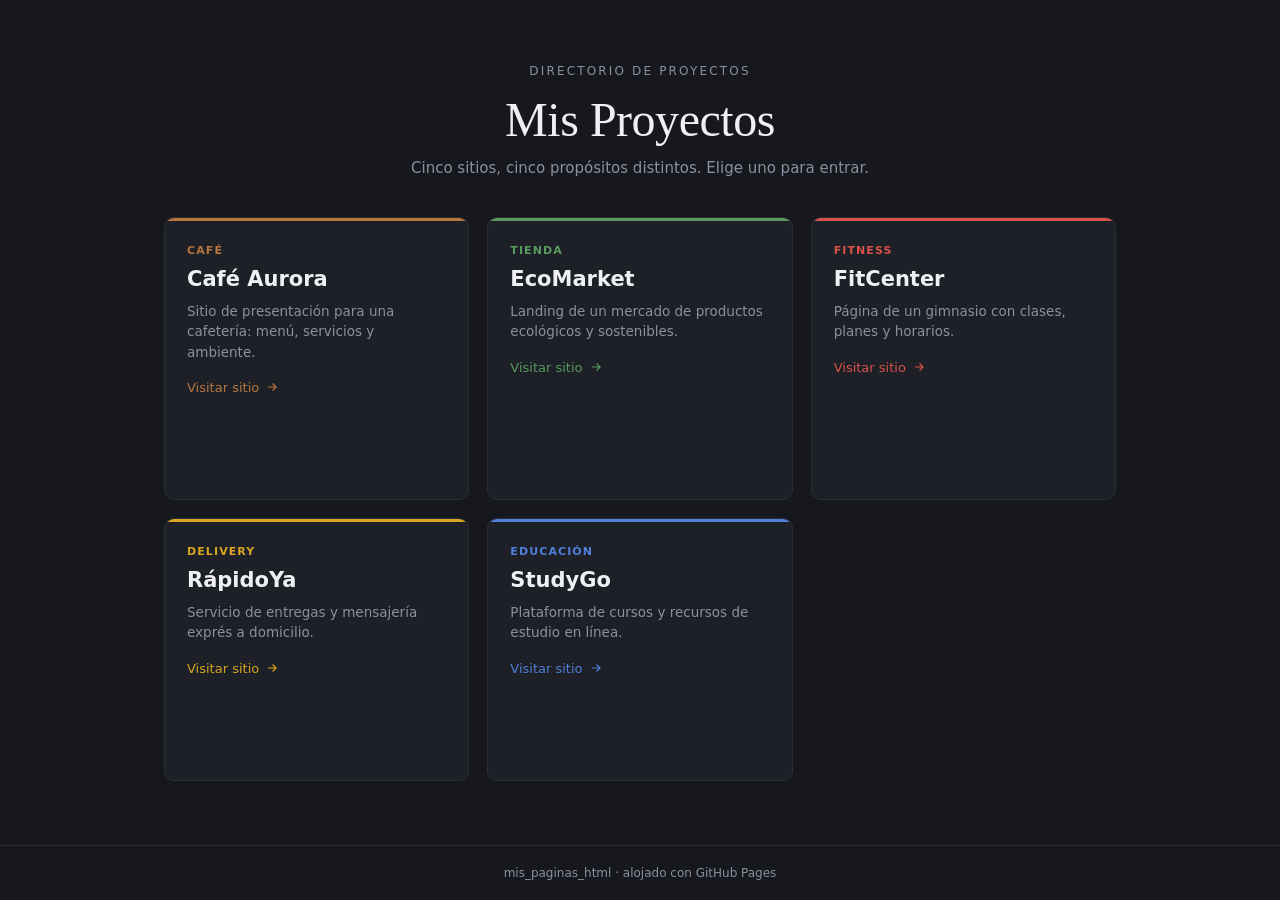
<file: index.html>
<!DOCTYPE html>
<html lang="es">
<head>
<meta charset="UTF-8" />
<meta name="viewport" content="width=device-width, initial-scale=1.0" />
<title>Mis Proyectos</title>
<style>
  :root {
    --bg: #16181d;
    --panel: #1d2027;
    --line: #2a2e37;
    --text: #eef0f3;
    --muted: #8b90a0;

    --cafe: #b8763e;
    --eco: #5a9a5f;
    --fit: #d9524a;
    --rapido: #d9a520;
    --study: #4f7fd9;
  }

  * { box-sizing: border-box; }

  html, body {
    margin: 0;
    padding: 0;
    background: var(--bg);
    color: var(--text);
    font-family: "Segoe UI", system-ui, -apple-system, sans-serif;
  }

  body {
    min-height: 100vh;
    display: flex;
    flex-direction: column;
  }

  header {
    padding: 64px 24px 32px;
    text-align: center;
  }

  .eyebrow {
    letter-spacing: 0.18em;
    text-transform: uppercase;
    font-size: 12px;
    color: var(--muted);
    margin: 0 0 14px;
  }

  h1 {
    font-family: Georgia, "Times New Roman", serif;
    font-weight: 400;
    font-size: clamp(32px, 5vw, 48px);
    margin: 0 0 12px;
    letter-spacing: -0.01em;
  }

  header p {
    color: var(--muted);
    margin: 0;
    font-size: 15px;
  }

  main {
    flex: 1;
    width: 100%;
    max-width: 1000px;
    margin: 0 auto;
    padding: 8px 24px 64px;
    display: grid;
    grid-template-columns: repeat(auto-fit, minmax(230px, 1fr));
    gap: 18px;
  }

  .card {
    position: relative;
    background: var(--panel);
    border: 1px solid var(--line);
    border-radius: 10px;
    padding: 26px 22px 22px;
    text-decoration: none;
    color: var(--text);
    display: flex;
    flex-direction: column;
    gap: 10px;
    overflow: hidden;
    transition: transform 0.15s ease, border-color 0.15s ease;
  }

  .card:hover {
    transform: translateY(-3px);
    border-color: var(--accent);
  }

  .card::before {
    content: "";
    position: absolute;
    top: 0; left: 0;
    width: 100%;
    height: 3px;
    background: var(--accent);
  }

  .card .tag {
    font-size: 11px;
    letter-spacing: 0.1em;
    text-transform: uppercase;
    color: var(--accent);
    font-weight: 600;
  }

  .card h2 {
    margin: 0;
    font-size: 21px;
    font-weight: 600;
  }

  .card p {
    margin: 0;
    font-size: 13.5px;
    color: var(--muted);
    line-height: 1.5;
  }

  .card .go {
    margin-top: 8px;
    font-size: 13px;
    color: var(--accent);
    display: inline-flex;
    align-items: center;
    gap: 6px;
  }

  .card .go svg { transition: transform 0.15s ease; }
  .card:hover .go svg { transform: translateX(3px); }

  #cafeAurora { --accent: var(--cafe); }
  #ecoMarket  { --accent: var(--eco); }
  #fitCenter  { --accent: var(--fit); }
  #rapidoYa   { --accent: var(--rapido); }
  #studyGo    { --accent: var(--study); }

  footer {
    text-align: center;
    padding: 20px;
    font-size: 12px;
    color: var(--muted);
    border-top: 1px solid var(--line);
  }
</style>
</head>
<body>

<header>
  <p class="eyebrow">Directorio de proyectos</p>
  <h1>Mis Proyectos</h1>
  <p>Cinco sitios, cinco propósitos distintos. Elige uno para entrar.</p>
</header>

<main>

  <a class="card" id="cafeAurora" href="cafeAurora/">
    <span class="tag">Café</span>
    <h2>Café Aurora</h2>
    <p>Sitio de presentación para una cafetería: menú, servicios y ambiente.</p>
    <span class="go">Visitar sitio
      <svg width="14" height="14" viewBox="0 0 24 24" fill="none" stroke="currentColor" stroke-width="2"><path d="M5 12h14M13 6l6 6-6 6"/></svg>
    </span>
  </a>

  <a class="card" id="ecoMarket" href="ecoMarket/">
    <span class="tag">Tienda</span>
    <h2>EcoMarket</h2>
    <p>Landing de un mercado de productos ecológicos y sostenibles.</p>
    <span class="go">Visitar sitio
      <svg width="14" height="14" viewBox="0 0 24 24" fill="none" stroke="currentColor" stroke-width="2"><path d="M5 12h14M13 6l6 6-6 6"/></svg>
    </span>
  </a>

  <a class="card" id="fitCenter" href="fitCenter/">
    <span class="tag">Fitness</span>
    <h2>FitCenter</h2>
    <p>Página de un gimnasio con clases, planes y horarios.</p>
    <span class="go">Visitar sitio
      <svg width="14" height="14" viewBox="0 0 24 24" fill="none" stroke="currentColor" stroke-width="2"><path d="M5 12h14M13 6l6 6-6 6"/></svg>
    </span>
  </a>

  <a class="card" id="rapidoYa" href="rapidoYa/">
    <span class="tag">Delivery</span>
    <h2>RápidoYa</h2>
    <p>Servicio de entregas y mensajería exprés a domicilio.</p>
    <span class="go">Visitar sitio
      <svg width="14" height="14" viewBox="0 0 24 24" fill="none" stroke="currentColor" stroke-width="2"><path d="M5 12h14M13 6l6 6-6 6"/></svg>
    </span>
  </a>

  <a class="card" id="studyGo" href="studyGo/">
    <span class="tag">Educación</span>
    <h2>StudyGo</h2>
    <p>Plataforma de cursos y recursos de estudio en línea.</p>
    <span class="go">Visitar sitio
      <svg width="14" height="14" viewBox="0 0 24 24" fill="none" stroke="currentColor" stroke-width="2"><path d="M5 12h14M13 6l6 6-6 6"/></svg>
    </span>
  </a>

</main>

<footer>
  mis_paginas_html &middot; alojado con GitHub Pages
</footer>

</body>
</html>
</file>
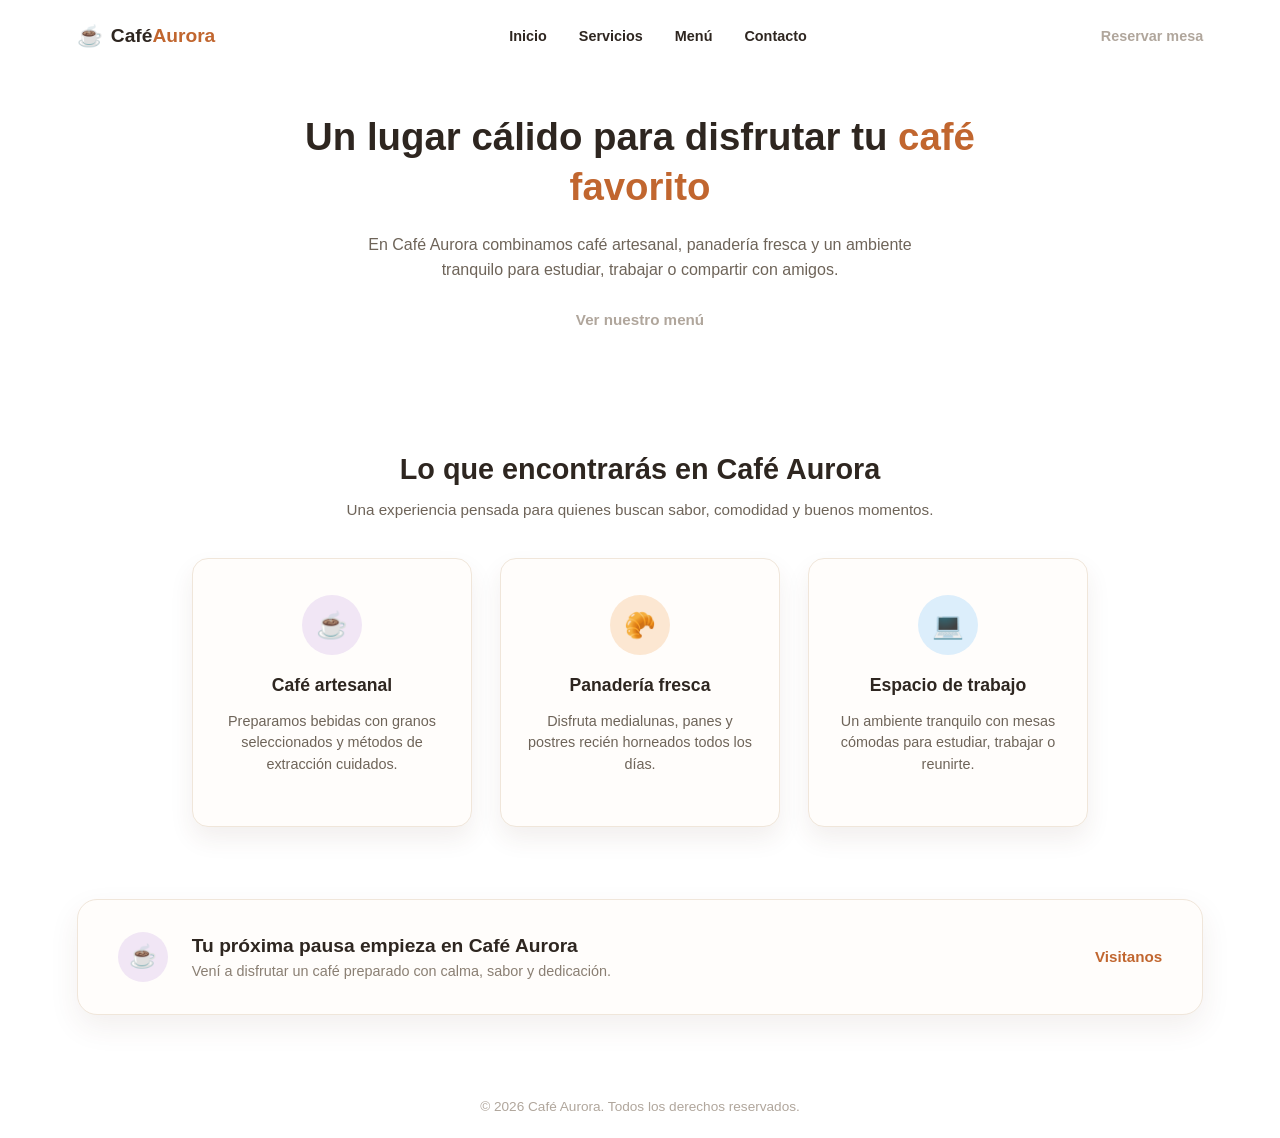
<file: cafeAurora/index.html>
<!DOCTYPE html>
<html lang="es">
<head>
  <meta charset="UTF-8" />
  <meta name="viewport" content="width=device-width, initial-scale=1.0" />
  <title>Café Aurora</title>
  <link rel="stylesheet" href="styles.css" />
</head>
<body>

  <header class="encabezado">
    <div class="encabezado__logo">
      <span class="encabezado__icono">☕</span>
      <span class="encabezado__texto">Café<span class="destacado">Aurora</span></span>
    </div>

    <nav class="encabezado__nav">
      <a href="#">Inicio</a>
      <a href="#">Servicios</a>
      <a href="#">Menú</a>
      <a href="#">Contacto</a>
    </nav>

    <a href="#" class="encabezado__cta">Reservar mesa</a>
  </header>

  <main>

    <section class="hero">
      <h1 class="hero__titulo">
        Un lugar cálido para disfrutar tu <span class="destacado">café favorito</span>
      </h1>
      <p class="hero__descripcion">
        En Café Aurora combinamos café artesanal, panadería fresca y un ambiente
        tranquilo para estudiar, trabajar o compartir con amigos.
      </p>
      <a href="#" class="hero__enlace">Ver nuestro menú</a>
    </section>

    <section class="servicios">
      <h2 class="servicios__titulo">Lo que encontrarás en Café Aurora</h2>
      <p class="servicios__subtitulo">
        Una experiencia pensada para quienes buscan sabor, comodidad y buenos momentos.
      </p>

      <div class="servicios__contenedor">

        <div class="tarjeta-servicio">
          <div class="tarjeta-servicio__icono tarjeta-servicio__icono--morado">☕</div>
          <h3>Café artesanal</h3>
          <p>Preparamos bebidas con granos seleccionados y métodos de extracción cuidados.</p>
        </div>

        <div class="tarjeta-servicio">
          <div class="tarjeta-servicio__icono tarjeta-servicio__icono--naranja">🥐</div>
          <h3>Panadería fresca</h3>
          <p>Disfruta medialunas, panes y postres recién horneados todos los días.</p>
        </div>

        <div class="tarjeta-servicio">
          <div class="tarjeta-servicio__icono tarjeta-servicio__icono--celeste">💻</div>
          <h3>Espacio de trabajo</h3>
          <p>Un ambiente tranquilo con mesas cómodas para estudiar, trabajar o reunirte.</p>
        </div>

      </div>
    </section>

    <section class="banner">
      <div class="banner__icono">☕</div>
      <div class="banner__texto">
        <h3>Tu próxima pausa empieza en Café Aurora</h3>
        <p>Vení a disfrutar un café preparado con calma, sabor y dedicación.</p>
      </div>
      <a href="#" class="banner__enlace">Visitanos</a>
    </section>

  </main>

  <footer class="pie-pagina">
    <p>© 2026 Café Aurora. Todos los derechos reservados.</p>
  </footer>

</body>
</html>
</file>
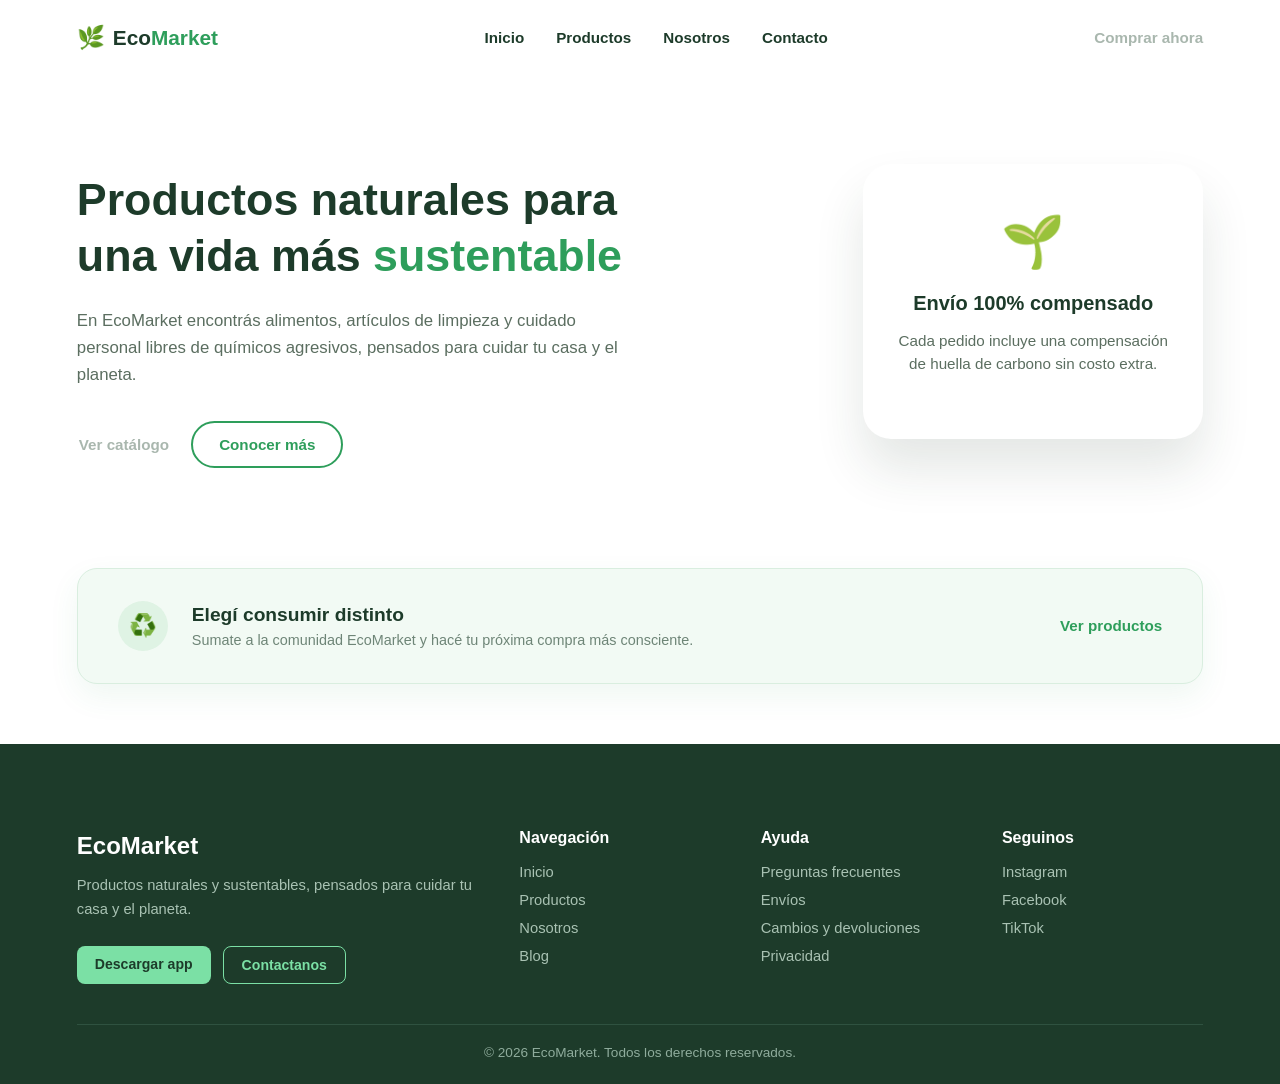
<file: ecoMarket/index.html>
<!DOCTYPE html>
<html lang="es">
<head>
  <meta charset="UTF-8" />
  <meta name="viewport" content="width=device-width, initial-scale=1.0" />
  <title>EcoMarket</title>
 <link rel="stylesheet" href="styles.css" />
</head>
<body>

  <header class="encabezado">
    <div class="encabezado__logo">
      <span class="encabezado__icono">🌿</span>
      <span class="encabezado__texto">Eco<span class="destacado">Market</span></span>
    </div>

    <nav class="encabezado__nav">
      <a href="#">Inicio</a>
      <a href="#">Productos</a>
      <a href="#">Nosotros</a>
      <a href="#">Contacto</a>
    </nav>

    <a href="#" class="encabezado__cta">Comprar ahora</a>
  </header>

  <main>

    <section class="hero">
      <div class="hero__texto">
        <h1 class="hero__titulo">
          Productos naturales para una vida más <span class="destacado">sustentable</span>
        </h1>
        <p class="hero__descripcion">
          En EcoMarket encontrás alimentos, artículos de limpieza y cuidado personal
          libres de químicos agresivos, pensados para cuidar tu casa y el planeta.
        </p>

        <div class="hero__botones">
          <a href="#" class="boton boton--secundario">Ver catálogo</a>
          <a href="#" class="boton boton--primario">Conocer más</a>
        </div>
      </div>

      <div class="tarjeta-hero">
        <div class="tarjeta-hero__icono">🌱</div>
        <h3>Envío 100% compensado</h3>
        <p>Cada pedido incluye una compensación de huella de carbono sin costo extra.</p>
      </div>
    </section>

    <section class="banner">
      <div class="banner__icono">♻️</div>
      <div class="banner__texto">
        <h3>Elegí consumir distinto</h3>
        <p>Sumate a la comunidad EcoMarket y hacé tu próxima compra más consciente.</p>
      </div>
      <a href="#" class="banner__enlace">Ver productos</a>
    </section>

  </main>

  <footer class="pie">
    <div class="pie__contenedor">

      <div class="pie__columna pie__columna--marca">
        <h3 class="pie__logo">EcoMarket</h3>
        <p class="pie__descripcion">
          Productos naturales y sustentables, pensados para cuidar tu casa y el planeta.
        </p>
        <div class="pie__botones">
          <a href="#" class="pie__boton-cta">Descargar app</a>
          <a href="#" class="pie__boton-cta pie__boton-cta--outline">Contactanos</a>
        </div>
      </div>

      <div class="pie__columna">
        <h4>Navegación</h4>
        <ul class="pie__enlaces">
          <li><a href="#">Inicio</a></li>
          <li><a href="#">Productos</a></li>
          <li><a href="#">Nosotros</a></li>
          <li><a href="#">Blog</a></li>
        </ul>
      </div>

      <div class="pie__columna">
        <h4>Ayuda</h4>
        <ul class="pie__enlaces">
          <li><a href="#">Preguntas frecuentes</a></li>
          <li><a href="#">Envíos</a></li>
          <li><a href="#">Cambios y devoluciones</a></li>
          <li><a href="#">Privacidad</a></li>
        </ul>
      </div>

      <div class="pie__columna">
        <h4>Seguinos</h4>
        <ul class="pie__enlaces">
          <li><a href="#">Instagram</a></li>
          <li><a href="#">Facebook</a></li>
          <li><a href="#">TikTok</a></li>
        </ul>
      </div>

    </div>

    <div class="pie__derechos">
      <p>© 2026 EcoMarket. Todos los derechos reservados.</p>
    </div>
  </footer>

</body>
</html>
</file>
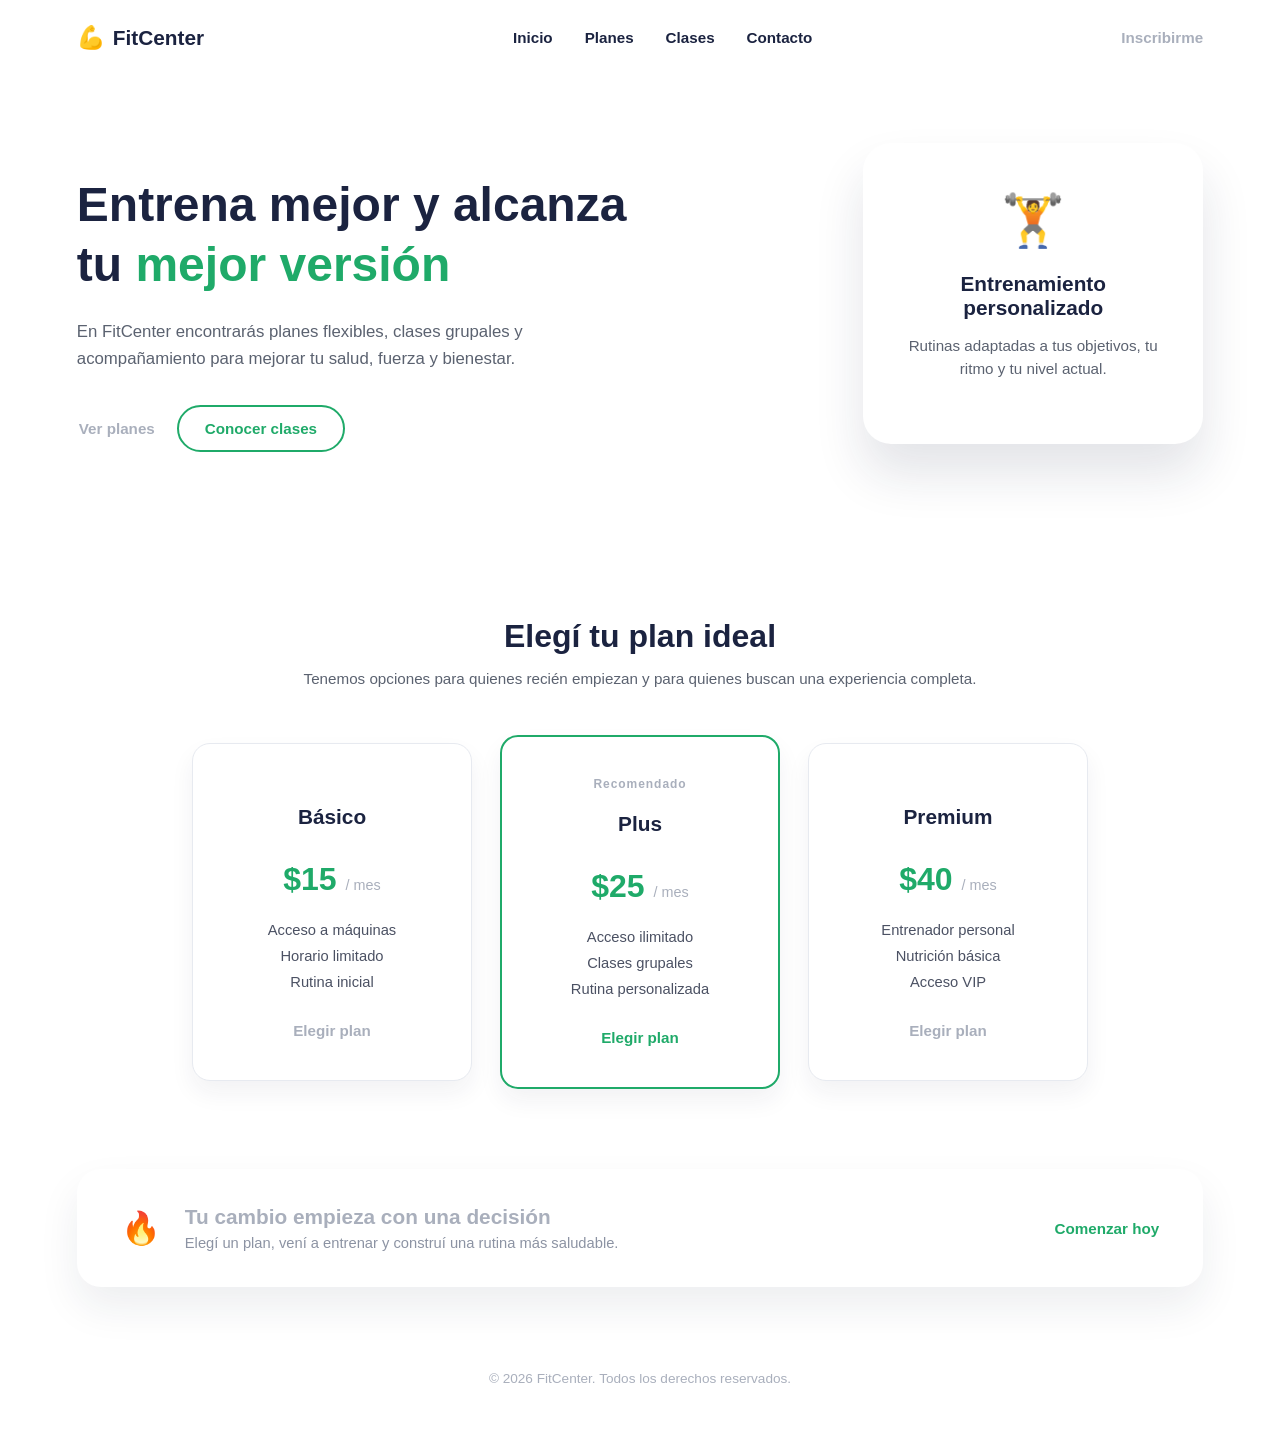
<file: fitCenter/index.html>
<!DOCTYPE html>
<html lang="es">
<head>
  <meta charset="UTF-8" />
  <meta name="viewport" content="width=device-width, initial-scale=1.0" />
  <title>FitCenter</title>
  <link rel="stylesheet" href="styles.css" />
</head>
<body>

  <header class="encabezado">
    <div class="encabezado__logo">
      <span class="encabezado__icono">💪</span>
      <span class="encabezado__texto">FitCenter</span>
    </div>

    <nav class="encabezado__nav">
      <a href="#">Inicio</a>
      <a href="#">Planes</a>
      <a href="#">Clases</a>
      <a href="#">Contacto</a>
    </nav>

    <a href="#" class="encabezado__cta">Inscribirme</a>
  </header>

  <main>

    <section class="hero">
      <div class="hero__texto">
        <h1 class="hero__titulo">
          Entrena mejor y alcanza tu <span class="destacado">mejor versión</span>
        </h1>
        <p class="hero__descripcion">
          En FitCenter encontrarás planes flexibles, clases grupales y
          acompañamiento para mejorar tu salud, fuerza y bienestar.
        </p>

        <div class="hero__botones">
          <a href="#" class="boton boton--secundario">Ver planes</a>
          <a href="#" class="boton boton--primario">Conocer clases</a>
        </div>
      </div>

      <div class="tarjeta-hero">
        <div class="tarjeta-hero__icono">🏋️</div>
        <h3>Entrenamiento personalizado</h3>
        <p>Rutinas adaptadas a tus objetivos, tu ritmo y tu nivel actual.</p>
      </div>
    </section>

    <section class="precios">
      <h2 class="precios__titulo">Elegí tu plan ideal</h2>
      <p class="precios__subtitulo">
        Tenemos opciones para quienes recién empiezan y para quienes buscan una experiencia completa.
      </p>

      <div class="precios__contenedor">

        <div class="plan">
          <h3 class="plan__nombre">Básico</h3>
          <p class="plan__precio">$15 <span>/ mes</span></p>
          <ul class="plan__beneficios">
            <li>Acceso a máquinas</li>
            <li>Horario limitado</li>
            <li>Rutina inicial</li>
          </ul>
          <a href="#" class="plan__boton">Elegir plan</a>
        </div>

        <div class="plan plan--recomendado">
          <span class="plan__etiqueta">Recomendado</span>
          <h3 class="plan__nombre">Plus</h3>
          <p class="plan__precio">$25 <span>/ mes</span></p>
          <ul class="plan__beneficios">
            <li>Acceso ilimitado</li>
            <li>Clases grupales</li>
            <li>Rutina personalizada</li>
          </ul>
          <a href="#" class="plan__boton">Elegir plan</a>
        </div>

        <div class="plan">
          <h3 class="plan__nombre">Premium</h3>
          <p class="plan__precio">$40 <span>/ mes</span></p>
          <ul class="plan__beneficios">
            <li>Entrenador personal</li>
            <li>Nutrición básica</li>
            <li>Acceso VIP</li>
          </ul>
          <a href="#" class="plan__boton">Elegir plan</a>
        </div>

      </div>
    </section>

    <section class="banner">
      <div class="banner__icono">🔥</div>
      <div class="banner__texto">
        <h3>Tu cambio empieza con una decisión</h3>
        <p>Elegí un plan, vení a entrenar y construí una rutina más saludable.</p>
      </div>
      <a href="#" class="banner__enlace">Comenzar hoy</a>
    </section>

  </main>

  <footer class="pie-pagina">
    <p>© 2026 FitCenter. Todos los derechos reservados.</p>
  </footer>

</body>
</html>
</file>
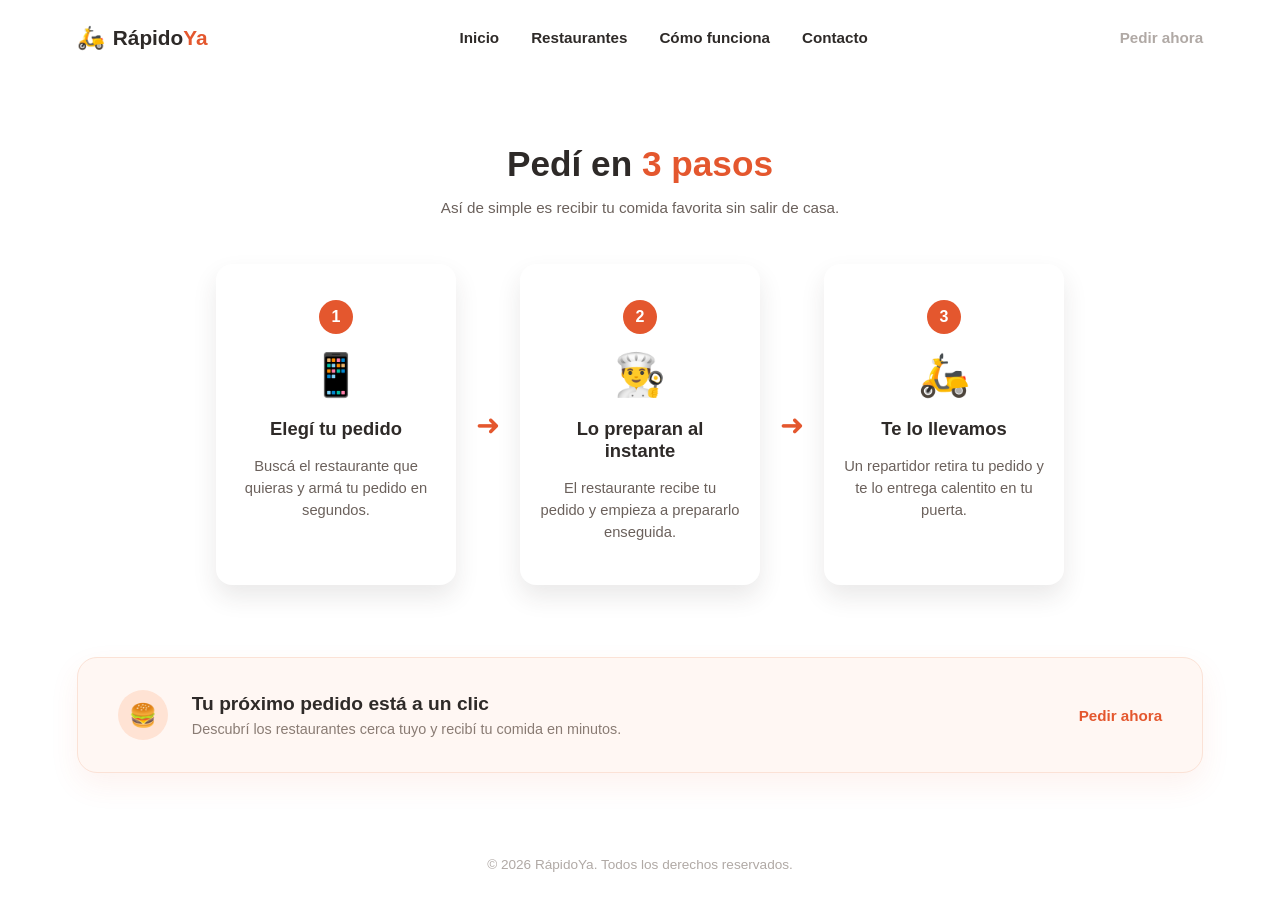
<file: rapidoYa/index.html>
<!DOCTYPE html>
<html lang="es">
<head>
  <meta charset="UTF-8" />
  <meta name="viewport" content="width=device-width, initial-scale=1.0" />
  <title>RápidoYa - Cómo funciona</title>
  <link rel="stylesheet" href="styles.css" />
</head>
<body>

  <header class="encabezado">
    <div class="encabezado__logo">
      <span class="encabezado__icono">🛵</span>
      <span class="encabezado__texto">Rápido<span class="destacado">Ya</span></span>
    </div>

    <nav class="encabezado__nav">
      <a href="#">Inicio</a>
      <a href="#">Restaurantes</a>
      <a href="#">Cómo funciona</a>
      <a href="#">Contacto</a>
    </nav>

    <a href="#" class="encabezado__cta">Pedir ahora</a>
  </header>

  <main>
    <section class="funciona">
      <h2 class="funciona__titulo">Pedí en <span class="destacado">3 pasos</span></h2>
      <p class="funciona__subtitulo">
        Así de simple es recibir tu comida favorita sin salir de casa.
      </p>

      <div class="funciona__contenedor">

        <div class="paso">
          <span class="paso__numero">1</span>
          <div class="paso__icono">📱</div>
          <h3>Elegí tu pedido</h3>
          <p>Buscá el restaurante que quieras y armá tu pedido en segundos.</p>
        </div>

        <div class="flecha">➜</div>

        <div class="paso">
          <span class="paso__numero">2</span>
          <div class="paso__icono">👨‍🍳</div>
          <h3>Lo preparan al instante</h3>
          <p>El restaurante recibe tu pedido y empieza a prepararlo enseguida.</p>
        </div>

        <div class="flecha">➜</div>

        <div class="paso">
          <span class="paso__numero">3</span>
          <div class="paso__icono">🛵</div>
          <h3>Te lo llevamos</h3>
          <p>Un repartidor retira tu pedido y te lo entrega calentito en tu puerta.</p>
        </div>

      </div>
    </section>

    <section class="banner">
      <div class="banner__icono">🍔</div>
      <div class="banner__texto">
        <h3>Tu próximo pedido está a un clic</h3>
        <p>Descubrí los restaurantes cerca tuyo y recibí tu comida en minutos.</p>
      </div>
      <a href="#" class="banner__enlace">Pedir ahora</a>
    </section>
  </main>

  <footer class="pie-pagina">
    <p>© 2026 RápidoYa. Todos los derechos reservados.</p>
  </footer>

</body>
</html>
</file>
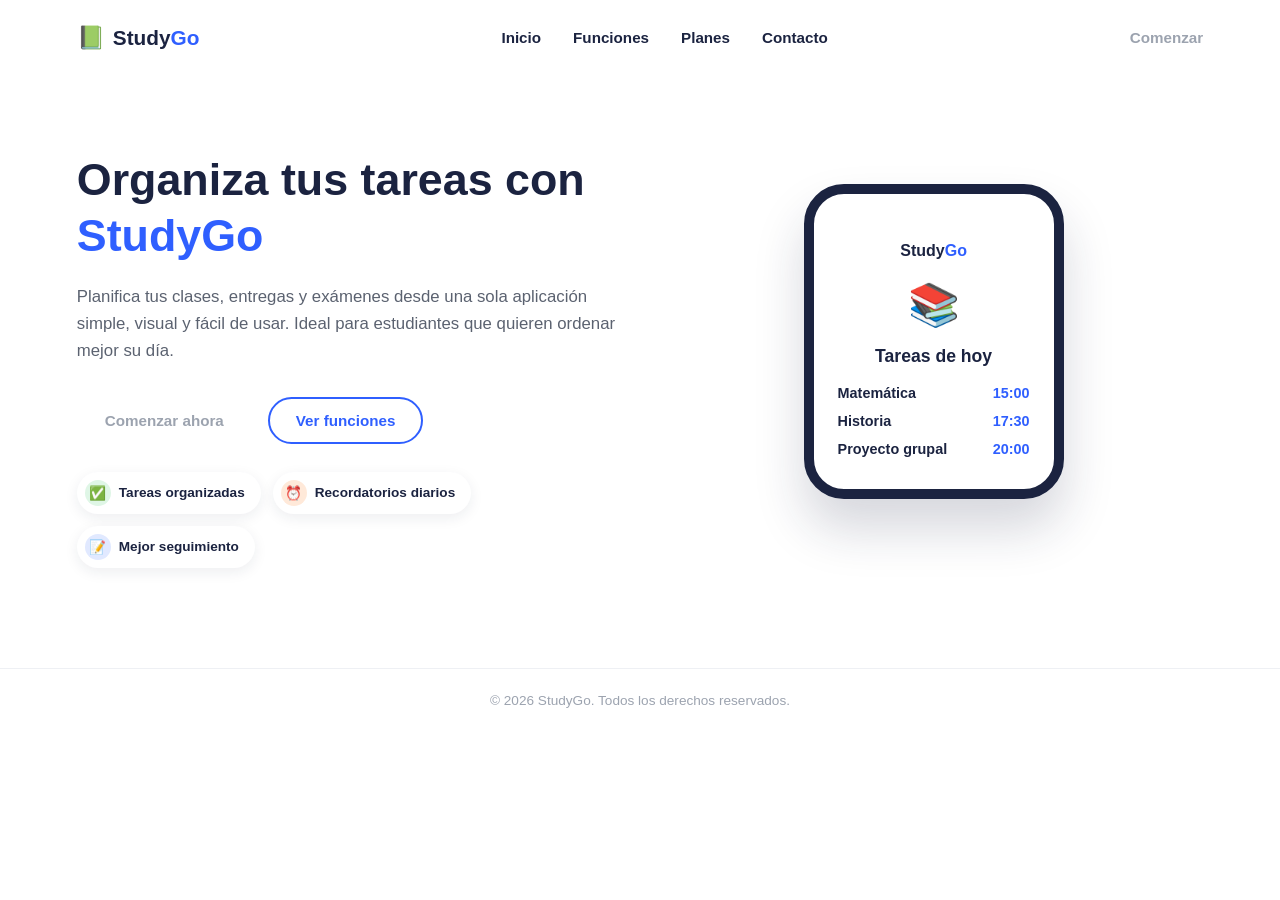
<file: studyGo/index.html>
<!DOCTYPE html>
<html lang="es">
<head>
  <meta charset="UTF-8" />
  <meta name="viewport" content="width=device-width, initial-scale=1.0" />
  <title>StudyGo - Organiza tus tareas</title>
  <link rel="stylesheet" href="styles.css" />
</head>
<body>

  <header class="encabezado">
    <div class="encabezado__logo">
      <span class="encabezado__icono">📗</span>
      <span class="encabezado__texto">Study<span class="destacado">Go</span></span>
    </div>

    <nav class="encabezado__nav">
      <a href="#">Inicio</a>
      <a href="#">Funciones</a>
      <a href="#">Planes</a>
      <a href="#">Contacto</a>
    </nav>

    <a href="#" class="encabezado__cta">Comenzar</a>
  </header>

  <main>
    <section class="portada">

      <div class="portada__texto">
        <h1 class="portada__titulo">
          Organiza tus tareas con <span class="destacado">StudyGo</span>
        </h1>
        <p class="portada__descripcion">
          Planifica tus clases, entregas y exámenes desde una sola aplicación
          simple, visual y fácil de usar. Ideal para estudiantes que quieren ordenar
          mejor su día.
        </p>

        <div class="portada__botones">
          <a href="#" class="boton boton--secundario">Comenzar ahora</a>
          <a href="#" class="boton boton--primario">Ver funciones</a>
        </div>

        <div class="portada__etiquetas">
          <span class="etiqueta">
            <span class="etiqueta__icono etiqueta__icono--verde">✅</span>
            Tareas organizadas
          </span>
          <span class="etiqueta">
            <span class="etiqueta__icono etiqueta__icono--naranja">⏰</span>
            Recordatorios diarios
          </span>
          <span class="etiqueta">
            <span class="etiqueta__icono etiqueta__icono--azul">📝</span>
            Mejor seguimiento
          </span>
        </div>
      </div>

      <div class="mockup-celular">
        <div class="mockup-celular__pantalla">
          <p class="mockup-celular__marca">Study<span class="destacado">Go</span></p>

          <div class="mockup-celular__icono">📚</div>

          <h3 class="mockup-celular__titulo">Tareas de hoy</h3>

          <ul class="mockup-celular__lista">
            <li>
              <span>Matemática</span>
              <span class="mockup-celular__hora">15:00</span>
            </li>
            <li>
              <span>Historia</span>
              <span class="mockup-celular__hora">17:30</span>
            </li>
            <li>
              <span>Proyecto grupal</span>
              <span class="mockup-celular__hora">20:00</span>
            </li>
          </ul>
        </div>
      </div>

    </section>
  </main>

  <footer class="pie-pagina">
    <p>© 2026 StudyGo. Todos los derechos reservados.</p>
  </footer>

</body>
</html>
</file>
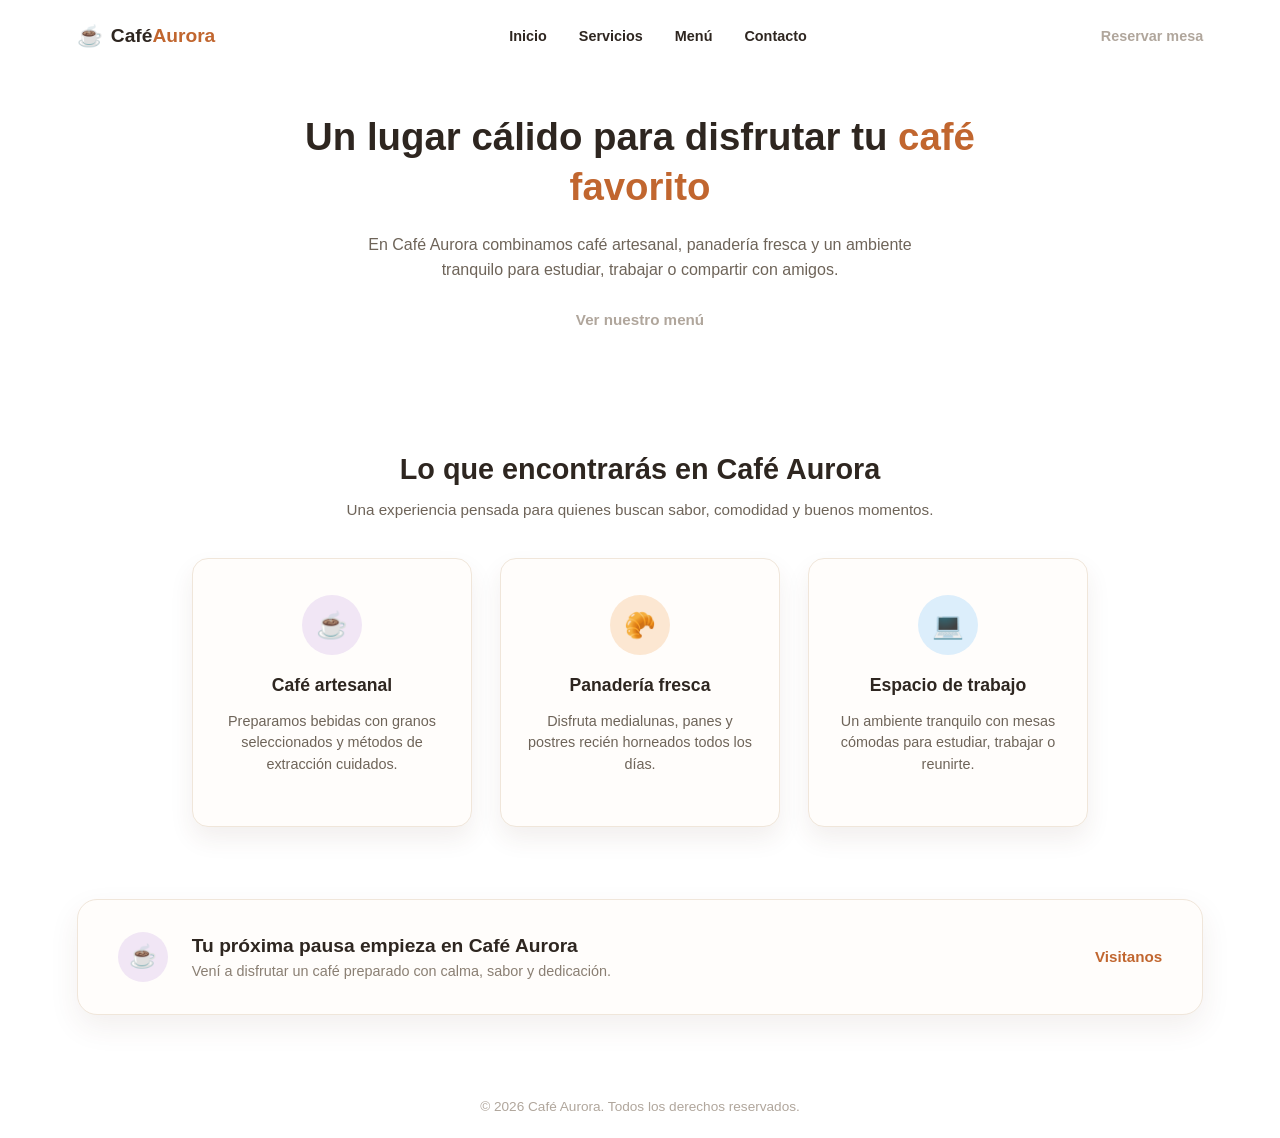
<file: cafeAurora_index.html>
<!DOCTYPE html>
<html lang="es">
<head>
  <meta charset="UTF-8" />
  <meta name="viewport" content="width=device-width, initial-scale=1.0" />
  <title>Café Aurora</title>
  <link rel="stylesheet" href="cafeAurora_styles.css" />
</head>
<body>

  <header class="encabezado">
    <div class="encabezado__logo">
      <span class="encabezado__icono">☕</span>
      <span class="encabezado__texto">Café<span class="destacado">Aurora</span></span>
    </div>

    <nav class="encabezado__nav">
      <a href="#">Inicio</a>
      <a href="#">Servicios</a>
      <a href="#">Menú</a>
      <a href="#">Contacto</a>
    </nav>

    <a href="#" class="encabezado__cta">Reservar mesa</a>
  </header>

  <main>

    <section class="hero">
      <h1 class="hero__titulo">
        Un lugar cálido para disfrutar tu <span class="destacado">café favorito</span>
      </h1>
      <p class="hero__descripcion">
        En Café Aurora combinamos café artesanal, panadería fresca y un ambiente
        tranquilo para estudiar, trabajar o compartir con amigos.
      </p>
      <a href="#" class="hero__enlace">Ver nuestro menú</a>
    </section>

    <section class="servicios">
      <h2 class="servicios__titulo">Lo que encontrarás en Café Aurora</h2>
      <p class="servicios__subtitulo">
        Una experiencia pensada para quienes buscan sabor, comodidad y buenos momentos.
      </p>

      <div class="servicios__contenedor">

        <div class="tarjeta-servicio">
          <div class="tarjeta-servicio__icono tarjeta-servicio__icono--morado">☕</div>
          <h3>Café artesanal</h3>
          <p>Preparamos bebidas con granos seleccionados y métodos de extracción cuidados.</p>
        </div>

        <div class="tarjeta-servicio">
          <div class="tarjeta-servicio__icono tarjeta-servicio__icono--naranja">🥐</div>
          <h3>Panadería fresca</h3>
          <p>Disfruta medialunas, panes y postres recién horneados todos los días.</p>
        </div>

        <div class="tarjeta-servicio">
          <div class="tarjeta-servicio__icono tarjeta-servicio__icono--celeste">💻</div>
          <h3>Espacio de trabajo</h3>
          <p>Un ambiente tranquilo con mesas cómodas para estudiar, trabajar o reunirte.</p>
        </div>

      </div>
    </section>

    <section class="banner">
      <div class="banner__icono">☕</div>
      <div class="banner__texto">
        <h3>Tu próxima pausa empieza en Café Aurora</h3>
        <p>Vení a disfrutar un café preparado con calma, sabor y dedicación.</p>
      </div>
      <a href="#" class="banner__enlace">Visitanos</a>
    </section>

  </main>

  <footer class="pie-pagina">
    <p>© 2026 Café Aurora. Todos los derechos reservados.</p>
  </footer>

</body>
</html>
</file>
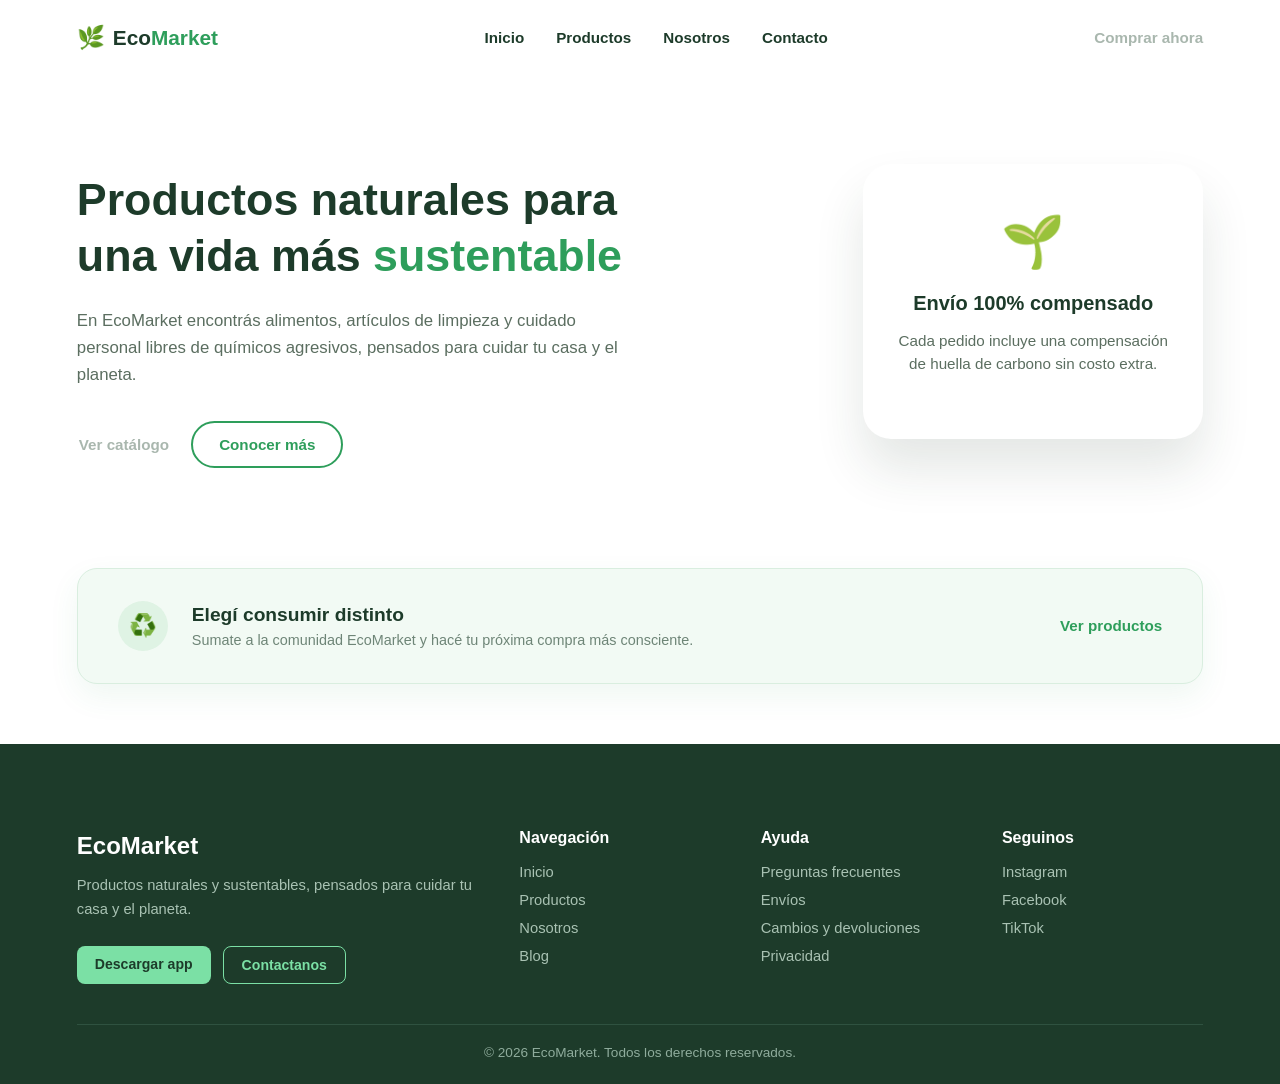
<file: ecoMarket_index.html>
<!DOCTYPE html>
<html lang="es">
<head>
  <meta charset="UTF-8" />
  <meta name="viewport" content="width=device-width, initial-scale=1.0" />
  <title>EcoMarket</title>
 <link rel="stylesheet" href="ecoMarket_styles.css" />
</head>
<body>

  <header class="encabezado">
    <div class="encabezado__logo">
      <span class="encabezado__icono">🌿</span>
      <span class="encabezado__texto">Eco<span class="destacado">Market</span></span>
    </div>

    <nav class="encabezado__nav">
      <a href="#">Inicio</a>
      <a href="#">Productos</a>
      <a href="#">Nosotros</a>
      <a href="#">Contacto</a>
    </nav>

    <a href="#" class="encabezado__cta">Comprar ahora</a>
  </header>

  <main>

    <section class="hero">
      <div class="hero__texto">
        <h1 class="hero__titulo">
          Productos naturales para una vida más <span class="destacado">sustentable</span>
        </h1>
        <p class="hero__descripcion">
          En EcoMarket encontrás alimentos, artículos de limpieza y cuidado personal
          libres de químicos agresivos, pensados para cuidar tu casa y el planeta.
        </p>

        <div class="hero__botones">
          <a href="#" class="boton boton--secundario">Ver catálogo</a>
          <a href="#" class="boton boton--primario">Conocer más</a>
        </div>
      </div>

      <div class="tarjeta-hero">
        <div class="tarjeta-hero__icono">🌱</div>
        <h3>Envío 100% compensado</h3>
        <p>Cada pedido incluye una compensación de huella de carbono sin costo extra.</p>
      </div>
    </section>

    <section class="banner">
      <div class="banner__icono">♻️</div>
      <div class="banner__texto">
        <h3>Elegí consumir distinto</h3>
        <p>Sumate a la comunidad EcoMarket y hacé tu próxima compra más consciente.</p>
      </div>
      <a href="#" class="banner__enlace">Ver productos</a>
    </section>

  </main>

  <footer class="pie">
    <div class="pie__contenedor">

      <div class="pie__columna pie__columna--marca">
        <h3 class="pie__logo">EcoMarket</h3>
        <p class="pie__descripcion">
          Productos naturales y sustentables, pensados para cuidar tu casa y el planeta.
        </p>
        <div class="pie__botones">
          <a href="#" class="pie__boton-cta">Descargar app</a>
          <a href="#" class="pie__boton-cta pie__boton-cta--outline">Contactanos</a>
        </div>
      </div>

      <div class="pie__columna">
        <h4>Navegación</h4>
        <ul class="pie__enlaces">
          <li><a href="#">Inicio</a></li>
          <li><a href="#">Productos</a></li>
          <li><a href="#">Nosotros</a></li>
          <li><a href="#">Blog</a></li>
        </ul>
      </div>

      <div class="pie__columna">
        <h4>Ayuda</h4>
        <ul class="pie__enlaces">
          <li><a href="#">Preguntas frecuentes</a></li>
          <li><a href="#">Envíos</a></li>
          <li><a href="#">Cambios y devoluciones</a></li>
          <li><a href="#">Privacidad</a></li>
        </ul>
      </div>

      <div class="pie__columna">
        <h4>Seguinos</h4>
        <ul class="pie__enlaces">
          <li><a href="#">Instagram</a></li>
          <li><a href="#">Facebook</a></li>
          <li><a href="#">TikTok</a></li>
        </ul>
      </div>

    </div>

    <div class="pie__derechos">
      <p>© 2026 EcoMarket. Todos los derechos reservados.</p>
    </div>
  </footer>

</body>
</html>
</file>
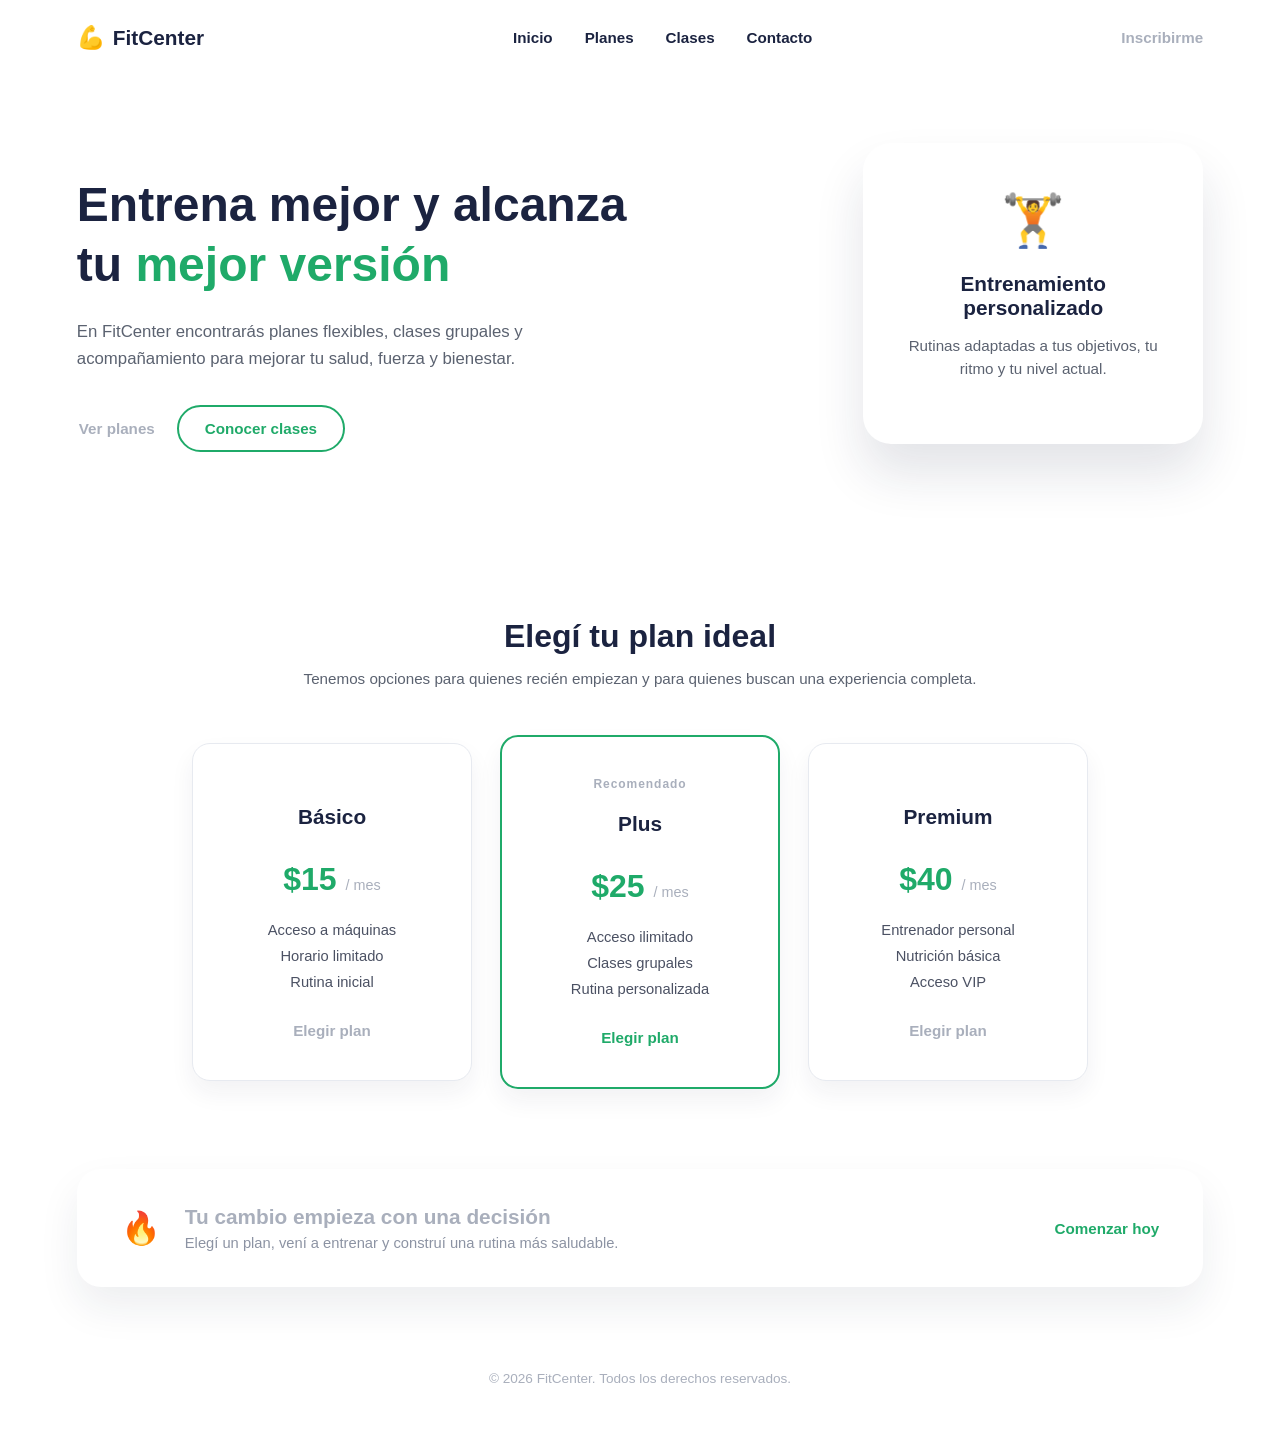
<file: fitCenter_index.html>
<!DOCTYPE html>
<html lang="es">
<head>
  <meta charset="UTF-8" />
  <meta name="viewport" content="width=device-width, initial-scale=1.0" />
  <title>FitCenter</title>
  <link rel="stylesheet" href="fitCenter_styles.css" />
</head>
<body>

  <header class="encabezado">
    <div class="encabezado__logo">
      <span class="encabezado__icono">💪</span>
      <span class="encabezado__texto">FitCenter</span>
    </div>

    <nav class="encabezado__nav">
      <a href="#">Inicio</a>
      <a href="#">Planes</a>
      <a href="#">Clases</a>
      <a href="#">Contacto</a>
    </nav>

    <a href="#" class="encabezado__cta">Inscribirme</a>
  </header>

  <main>

    <section class="hero">
      <div class="hero__texto">
        <h1 class="hero__titulo">
          Entrena mejor y alcanza tu <span class="destacado">mejor versión</span>
        </h1>
        <p class="hero__descripcion">
          En FitCenter encontrarás planes flexibles, clases grupales y
          acompañamiento para mejorar tu salud, fuerza y bienestar.
        </p>

        <div class="hero__botones">
          <a href="#" class="boton boton--secundario">Ver planes</a>
          <a href="#" class="boton boton--primario">Conocer clases</a>
        </div>
      </div>

      <div class="tarjeta-hero">
        <div class="tarjeta-hero__icono">🏋️</div>
        <h3>Entrenamiento personalizado</h3>
        <p>Rutinas adaptadas a tus objetivos, tu ritmo y tu nivel actual.</p>
      </div>
    </section>

    <section class="precios">
      <h2 class="precios__titulo">Elegí tu plan ideal</h2>
      <p class="precios__subtitulo">
        Tenemos opciones para quienes recién empiezan y para quienes buscan una experiencia completa.
      </p>

      <div class="precios__contenedor">

        <div class="plan">
          <h3 class="plan__nombre">Básico</h3>
          <p class="plan__precio">$15 <span>/ mes</span></p>
          <ul class="plan__beneficios">
            <li>Acceso a máquinas</li>
            <li>Horario limitado</li>
            <li>Rutina inicial</li>
          </ul>
          <a href="#" class="plan__boton">Elegir plan</a>
        </div>

        <div class="plan plan--recomendado">
          <span class="plan__etiqueta">Recomendado</span>
          <h3 class="plan__nombre">Plus</h3>
          <p class="plan__precio">$25 <span>/ mes</span></p>
          <ul class="plan__beneficios">
            <li>Acceso ilimitado</li>
            <li>Clases grupales</li>
            <li>Rutina personalizada</li>
          </ul>
          <a href="#" class="plan__boton">Elegir plan</a>
        </div>

        <div class="plan">
          <h3 class="plan__nombre">Premium</h3>
          <p class="plan__precio">$40 <span>/ mes</span></p>
          <ul class="plan__beneficios">
            <li>Entrenador personal</li>
            <li>Nutrición básica</li>
            <li>Acceso VIP</li>
          </ul>
          <a href="#" class="plan__boton">Elegir plan</a>
        </div>

      </div>
    </section>

    <section class="banner">
      <div class="banner__icono">🔥</div>
      <div class="banner__texto">
        <h3>Tu cambio empieza con una decisión</h3>
        <p>Elegí un plan, vení a entrenar y construí una rutina más saludable.</p>
      </div>
      <a href="#" class="banner__enlace">Comenzar hoy</a>
    </section>

  </main>

  <footer class="pie-pagina">
    <p>© 2026 FitCenter. Todos los derechos reservados.</p>
  </footer>

</body>
</html>
</file>
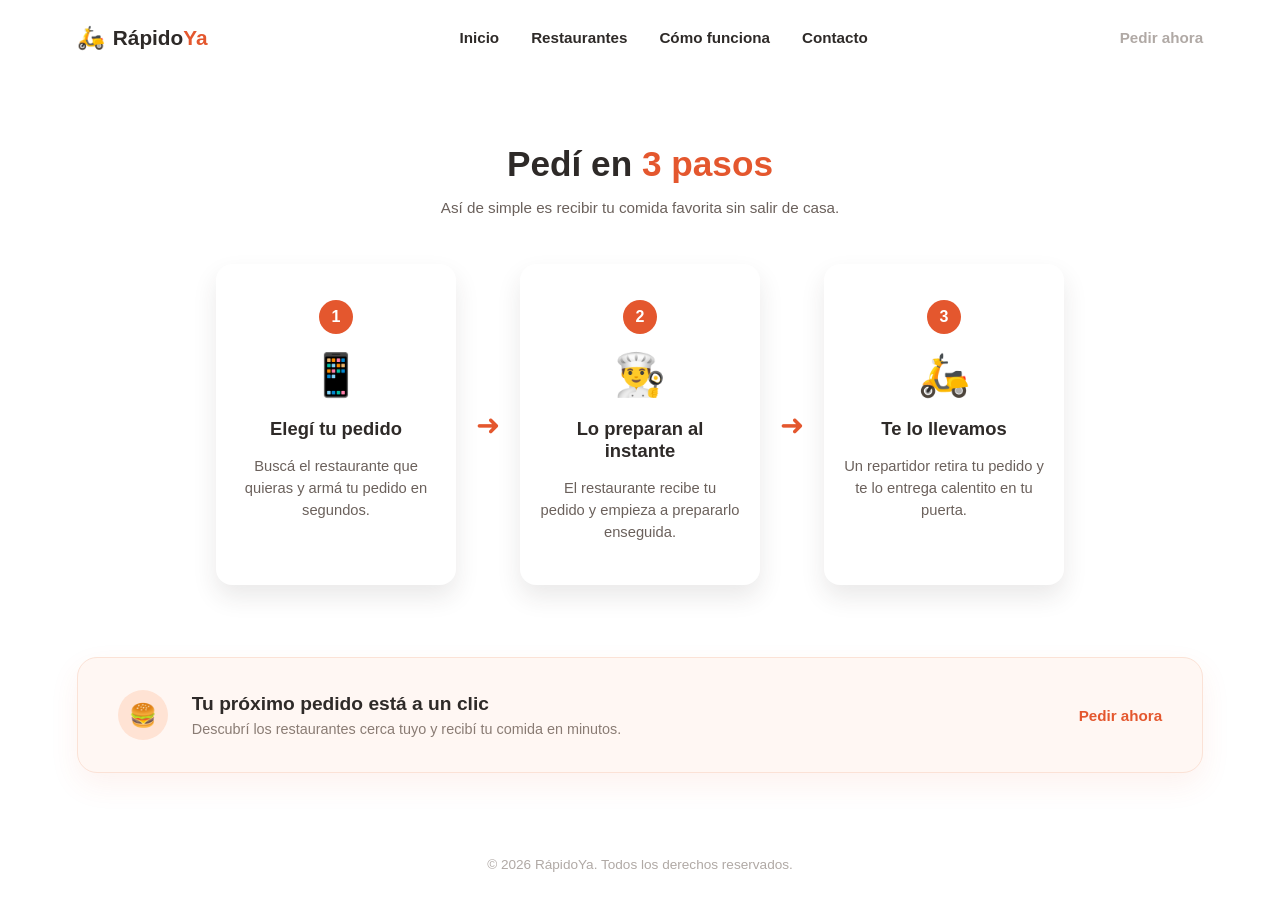
<file: rapidoYa_index.html>
<!DOCTYPE html>
<html lang="es">
<head>
  <meta charset="UTF-8" />
  <meta name="viewport" content="width=device-width, initial-scale=1.0" />
  <title>RápidoYa - Cómo funciona</title>
  <link rel="stylesheet" href="rapidoYa_styles.css" />
</head>
<body>

  <header class="encabezado">
    <div class="encabezado__logo">
      <span class="encabezado__icono">🛵</span>
      <span class="encabezado__texto">Rápido<span class="destacado">Ya</span></span>
    </div>

    <nav class="encabezado__nav">
      <a href="#">Inicio</a>
      <a href="#">Restaurantes</a>
      <a href="#">Cómo funciona</a>
      <a href="#">Contacto</a>
    </nav>

    <a href="#" class="encabezado__cta">Pedir ahora</a>
  </header>

  <main>
    <section class="funciona">
      <h2 class="funciona__titulo">Pedí en <span class="destacado">3 pasos</span></h2>
      <p class="funciona__subtitulo">
        Así de simple es recibir tu comida favorita sin salir de casa.
      </p>

      <div class="funciona__contenedor">

        <div class="paso">
          <span class="paso__numero">1</span>
          <div class="paso__icono">📱</div>
          <h3>Elegí tu pedido</h3>
          <p>Buscá el restaurante que quieras y armá tu pedido en segundos.</p>
        </div>

        <div class="flecha">➜</div>

        <div class="paso">
          <span class="paso__numero">2</span>
          <div class="paso__icono">👨‍🍳</div>
          <h3>Lo preparan al instante</h3>
          <p>El restaurante recibe tu pedido y empieza a prepararlo enseguida.</p>
        </div>

        <div class="flecha">➜</div>

        <div class="paso">
          <span class="paso__numero">3</span>
          <div class="paso__icono">🛵</div>
          <h3>Te lo llevamos</h3>
          <p>Un repartidor retira tu pedido y te lo entrega calentito en tu puerta.</p>
        </div>

      </div>
    </section>

    <section class="banner">
      <div class="banner__icono">🍔</div>
      <div class="banner__texto">
        <h3>Tu próximo pedido está a un clic</h3>
        <p>Descubrí los restaurantes cerca tuyo y recibí tu comida en minutos.</p>
      </div>
      <a href="#" class="banner__enlace">Pedir ahora</a>
    </section>
  </main>

  <footer class="pie-pagina">
    <p>© 2026 RápidoYa. Todos los derechos reservados.</p>
  </footer>

</body>
</html>
</file>
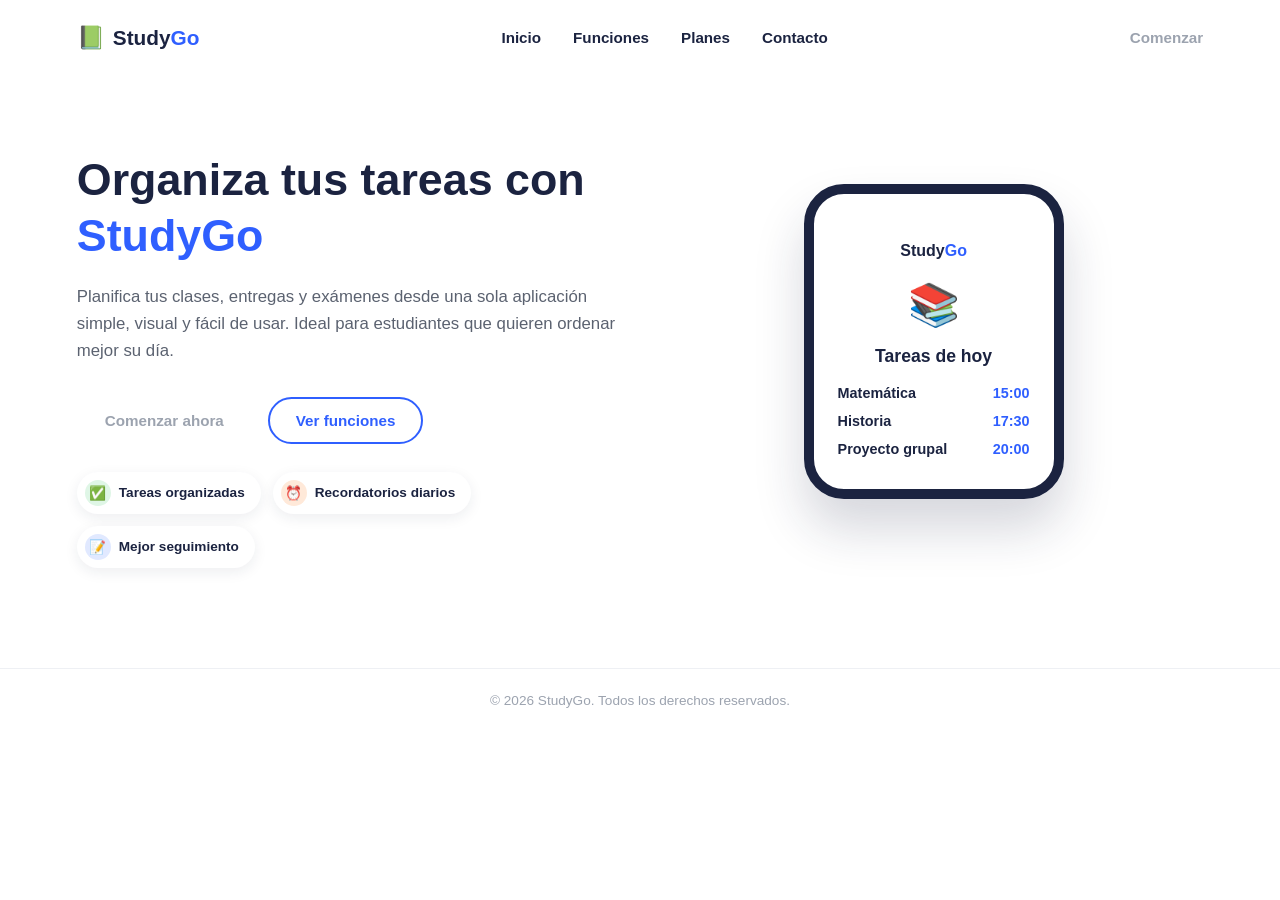
<file: studyGo_index.html>
<!DOCTYPE html>
<html lang="es">
<head>
  <meta charset="UTF-8" />
  <meta name="viewport" content="width=device-width, initial-scale=1.0" />
  <title>StudyGo - Organiza tus tareas</title>
  <link rel="stylesheet" href="studyGo_styles.css" />
</head>
<body>

  <header class="encabezado">
    <div class="encabezado__logo">
      <span class="encabezado__icono">📗</span>
      <span class="encabezado__texto">Study<span class="destacado">Go</span></span>
    </div>

    <nav class="encabezado__nav">
      <a href="#">Inicio</a>
      <a href="#">Funciones</a>
      <a href="#">Planes</a>
      <a href="#">Contacto</a>
    </nav>

    <a href="#" class="encabezado__cta">Comenzar</a>
  </header>

  <main>
    <section class="portada">

      <div class="portada__texto">
        <h1 class="portada__titulo">
          Organiza tus tareas con <span class="destacado">StudyGo</span>
        </h1>
        <p class="portada__descripcion">
          Planifica tus clases, entregas y exámenes desde una sola aplicación
          simple, visual y fácil de usar. Ideal para estudiantes que quieren ordenar
          mejor su día.
        </p>

        <div class="portada__botones">
          <a href="#" class="boton boton--secundario">Comenzar ahora</a>
          <a href="#" class="boton boton--primario">Ver funciones</a>
        </div>

        <div class="portada__etiquetas">
          <span class="etiqueta">
            <span class="etiqueta__icono etiqueta__icono--verde">✅</span>
            Tareas organizadas
          </span>
          <span class="etiqueta">
            <span class="etiqueta__icono etiqueta__icono--naranja">⏰</span>
            Recordatorios diarios
          </span>
          <span class="etiqueta">
            <span class="etiqueta__icono etiqueta__icono--azul">📝</span>
            Mejor seguimiento
          </span>
        </div>
      </div>

      <div class="mockup-celular">
        <div class="mockup-celular__pantalla">
          <p class="mockup-celular__marca">Study<span class="destacado">Go</span></p>

          <div class="mockup-celular__icono">📚</div>

          <h3 class="mockup-celular__titulo">Tareas de hoy</h3>

          <ul class="mockup-celular__lista">
            <li>
              <span>Matemática</span>
              <span class="mockup-celular__hora">15:00</span>
            </li>
            <li>
              <span>Historia</span>
              <span class="mockup-celular__hora">17:30</span>
            </li>
            <li>
              <span>Proyecto grupal</span>
              <span class="mockup-celular__hora">20:00</span>
            </li>
          </ul>
        </div>
      </div>

    </section>
  </main>

  <footer class="pie-pagina">
    <p>© 2026 StudyGo. Todos los derechos reservados.</p>
  </footer>

</body>
</html>
</file>
<file: cafeAurora/styles.css>
/* ===========================
   Café Aurora - Estilos generales
=========================== */

* {
  box-sizing: border-box;
}

body {
  margin: 0;
  font-family: 'Segoe UI', Arial, sans-serif;
  background-color: #FFFFFF;
  color: #2E2620;
}

.destacado {
  color: #C1662F;
}

/* ===========================
   Header
=========================== */

.encabezado {
  display: flex;
  align-items: center;
  justify-content: space-between;
  gap: 24px;
  padding: 24px 6%;
}

.encabezado__logo {
  display: flex;
  align-items: center;
  gap: 8px;
  font-size: 1.2rem;
  font-weight: 700;
}

.encabezado__icono {
  font-size: 1.3rem;
}

.encabezado__nav {
  display: flex;
  gap: 32px;
}

.encabezado__nav a {
  text-decoration: none;
  color: #2E2620;
  font-weight: 600;
  font-size: 0.9rem;
  transition: color 0.2s ease;
}

.encabezado__nav a:hover {
  color: #C1662F;
}

.encabezado__cta {
  text-decoration: none;
  color: #B0A69C;
  font-weight: 600;
  font-size: 0.9rem;
}

/* ===========================
   Hero
=========================== */

.hero {
  text-align: center;
  padding: 40px 8% 60px 8%;
}

.hero__titulo {
  font-size: 2.4rem;
  font-weight: 700;
  line-height: 1.3;
  max-width: 760px;
  margin: 0 auto 20px auto;
}

.hero__descripcion {
  font-size: 1rem;
  line-height: 1.6;
  color: #6E6459;
  max-width: 560px;
  margin: 0 auto 28px auto;
}

.hero__enlace {
  color: #B0A69C;
  text-decoration: none;
  font-weight: 600;
  font-size: 0.95rem;
}

.hero__enlace:hover {
  color: #C1662F;
}

/* ===========================
   Sección de servicios
=========================== */

.servicios {
  text-align: center;
  padding: 40px 6% 72px 6%;
}

.servicios__titulo {
  font-size: 1.8rem;
  color: #2E2620;
  margin-bottom: 10px;
}

.servicios__subtitulo {
  color: #6E6459;
  font-size: 0.95rem;
  margin-bottom: 40px;
}

.servicios__contenedor {
  display: flex;
  justify-content: center;
  align-items: stretch;
  gap: 28px;
  flex-wrap: wrap;
}

/* ===========================
   Tarjeta de servicio
=========================== */

.tarjeta-servicio {
  background-color: #FFFDFB;
  width: 280px;
  padding: 36px 24px;
  border-radius: 16px;
  box-shadow: 0 12px 24px rgba(90, 56, 37, 0.08);
  border: 1px solid #F0E6DA;
  transition: transform 0.25s ease, box-shadow 0.25s ease;
}

.tarjeta-servicio:hover {
  transform: translateY(-8px);
  box-shadow: 0 18px 32px rgba(90, 56, 37, 0.16);
}

.tarjeta-servicio__icono {
  width: 60px;
  height: 60px;
  border-radius: 50%;
  display: flex;
  align-items: center;
  justify-content: center;
  font-size: 1.6rem;
  margin: 0 auto 20px auto;
}

.tarjeta-servicio__icono--morado {
  background-color: #F1E6F5;
}

.tarjeta-servicio__icono--naranja {
  background-color: #FCE7D2;
}

.tarjeta-servicio__icono--celeste {
  background-color: #DCEEFB;
}

.tarjeta-servicio h3 {
  color: #2E2620;
  margin-bottom: 12px;
  font-size: 1.1rem;
}

.tarjeta-servicio p {
  color: #6E6459;
  font-size: 0.9rem;
  line-height: 1.5;
}

/* ===========================
   Banner final
=========================== */

.banner {
  display: flex;
  align-items: center;
  gap: 24px;
  background-color: #FFFDFB;
  border: 1px solid #F0E6DA;
  border-radius: 20px;
  box-shadow: 0 12px 30px rgba(90, 56, 37, 0.08);
  padding: 32px 40px;
  margin: 0 6% 60px 6%;
}

.banner__icono {
  width: 50px;
  height: 50px;
  border-radius: 50%;
  background-color: #F1E6F5;
  display: flex;
  align-items: center;
  justify-content: center;
  font-size: 1.4rem;
  flex-shrink: 0;
}

.banner__texto {
  flex: 1;
}

.banner__texto h3 {
  margin: 0 0 6px 0;
  font-size: 1.2rem;
  color: #2E2620;
}

.banner__texto p {
  margin: 0;
  color: #8A7F73;
  font-size: 0.9rem;
}

.banner__enlace {
  color: #C1662F;
  text-decoration: none;
  font-weight: 700;
  font-size: 0.95rem;
  white-space: nowrap;
}

.banner__enlace:hover {
  text-decoration: underline;
}

/* ===========================
   Footer
=========================== */

.pie-pagina {
  text-align: center;
  padding: 24px 6%;
}

.pie-pagina p {
  margin: 0;
  font-size: 0.85rem;
  color: #B0A69C;
}

/* ===========================
   Responsive
=========================== */

@media (max-width: 768px) {

  .encabezado {
    flex-direction: column;
    gap: 16px;
    text-align: center;
  }

  .encabezado__nav {
    flex-wrap: wrap;
    justify-content: center;
    gap: 16px;
  }

  .hero {
    padding: 32px 6% 48px 6%;
  }

  .hero__titulo {
    font-size: 1.7rem;
  }

  .servicios {
    padding: 32px 6% 48px 6%;
  }

  .servicios__titulo {
    font-size: 1.5rem;
  }

  .servicios__contenedor {
    flex-direction: column;
    align-items: center;
  }

  .tarjeta-servicio {
    width: 100%;
    max-width: 320px;
  }

  .banner {
    flex-direction: column;
    text-align: center;
    padding: 28px 24px;
  }

}
</file>
<file: ecoMarket/styles.css>
/* ===========================
   EcoMarket - Estilos generales
=========================== */

* {
  box-sizing: border-box;
}

body {
  margin: 0;
  font-family: 'Segoe UI', Arial, sans-serif;
  background-color: #FFFFFF;
  color: #1D3B2A;
}

.destacado {
  color: #2E9E5B;
}

/* ===========================
   Header
=========================== */

.encabezado {
  display: flex;
  align-items: center;
  justify-content: space-between;
  gap: 24px;
  padding: 24px 6%;
}

.encabezado__logo {
  display: flex;
  align-items: center;
  gap: 8px;
  font-size: 1.3rem;
  font-weight: 800;
}

.encabezado__icono {
  font-size: 1.4rem;
}

.encabezado__nav {
  display: flex;
  gap: 32px;
}

.encabezado__nav a {
  text-decoration: none;
  color: #1D3B2A;
  font-weight: 600;
  font-size: 0.95rem;
  transition: color 0.2s ease;
}

.encabezado__nav a:hover {
  color: #2E9E5B;
}

.encabezado__cta {
  text-decoration: none;
  color: #A9B7AE;
  font-weight: 600;
  font-size: 0.95rem;
}

/* ===========================
   Hero
=========================== */

.hero {
  display: flex;
  align-items: center;
  justify-content: space-between;
  gap: 48px;
  padding: 60px 6% 100px 6%;
}

.hero__texto {
  flex: 1;
  max-width: 560px;
}

.hero__titulo {
  font-size: 2.8rem;
  font-weight: 800;
  line-height: 1.25;
  margin-bottom: 24px;
}

.hero__descripcion {
  font-size: 1.05rem;
  line-height: 1.6;
  color: #5B6E60;
  margin-bottom: 32px;
}

.hero__botones {
  display: flex;
  align-items: center;
  gap: 20px;
}

.boton {
  padding: 13px 26px;
  border-radius: 999px;
  text-decoration: none;
  font-weight: 700;
  font-size: 0.95rem;
  transition: transform 0.2s ease, box-shadow 0.2s ease;
}

.boton--primario {
  background-color: #FFFFFF;
  color: #2E9E5B;
  border: 2px solid #2E9E5B;
}

.boton--primario:hover {
  transform: translateY(-3px);
  box-shadow: 0 10px 20px rgba(46, 158, 91, 0.2);
}

.boton--secundario {
  background-color: transparent;
  color: #A9B7AE;
  border: 2px solid transparent;
  padding: 13px 0;
}

.boton--secundario:hover {
  color: #1D3B2A;
}

/* ===========================
   Tarjeta hero
=========================== */

.tarjeta-hero {
  flex: 1;
  max-width: 340px;
  background-color: #FFFFFF;
  border-radius: 28px;
  box-shadow: 0 30px 50px rgba(29, 59, 42, 0.12);
  padding: 48px 32px;
  text-align: center;
}

.tarjeta-hero__icono {
  font-size: 3.2rem;
  margin-bottom: 20px;
}

.tarjeta-hero h3 {
  font-size: 1.25rem;
  margin-bottom: 12px;
}

.tarjeta-hero p {
  font-size: 0.95rem;
  color: #5B6E60;
  line-height: 1.5;
}

/* ===========================
   Banner
=========================== */

.banner {
  display: flex;
  align-items: center;
  gap: 24px;
  background-color: #F2FAF4;
  border: 1px solid #D9EEDF;
  border-radius: 20px;
  box-shadow: 0 12px 30px rgba(46, 158, 91, 0.08);
  padding: 32px 40px;
  margin: 0 6% 60px 6%;
}

.banner__icono {
  width: 50px;
  height: 50px;
  border-radius: 50%;
  background-color: #DFF3E4;
  display: flex;
  align-items: center;
  justify-content: center;
  font-size: 1.4rem;
  flex-shrink: 0;
}

.banner__texto {
  flex: 1;
}

.banner__texto h3 {
  margin: 0 0 6px 0;
  font-size: 1.2rem;
  color: #1D3B2A;
}

.banner__texto p {
  margin: 0;
  color: #6E8577;
  font-size: 0.9rem;
}

.banner__enlace {
  color: #2E9E5B;
  text-decoration: none;
  font-weight: 700;
  font-size: 0.95rem;
  white-space: nowrap;
}

.banner__enlace:hover {
  text-decoration: underline;
}

/* ===========================
   Footer
=========================== */

.pie {
  background-color: #1D3B2A;
  color: #E4EFE8;
  padding: 64px 6% 24px 6%;
}

.pie__contenedor {
  display: flex;
  justify-content: space-between;
  gap: 40px;
  flex-wrap: wrap;
  margin-bottom: 40px;
}

.pie__columna {
  flex: 1;
  min-width: 160px;
}

.pie__columna--marca {
  flex: 2;
  min-width: 260px;
}

.pie__logo {
  font-size: 1.5rem;
  margin-bottom: 12px;
  color: #FFFFFF;
}

.pie__descripcion {
  color: #A9C2B3;
  font-size: 0.92rem;
  line-height: 1.6;
  margin-bottom: 24px;
}

.pie__columna h4 {
  color: #FFFFFF;
  margin-bottom: 16px;
  font-size: 1rem;
}

.pie__enlaces {
  list-style: none;
  padding: 0;
  margin: 0;
  display: flex;
  flex-direction: column;
  gap: 10px;
}

.pie__enlaces a {
  color: #A9C2B3;
  text-decoration: none;
  font-size: 0.92rem;
  transition: color 0.2s ease;
}

.pie__enlaces a:hover {
  color: #7BE0A5;
}

/* Botones CTA */

.pie__botones {
  display: flex;
  gap: 12px;
  flex-wrap: wrap;
}

.pie__boton-cta {
  padding: 10px 18px;
  border-radius: 8px;
  text-decoration: none;
  font-size: 0.88rem;
  font-weight: 600;
  background-color: #7BE0A5;
  color: #1D3B2A;
  transition: transform 0.2s ease, box-shadow 0.2s ease;
}

.pie__boton-cta:hover {
  transform: translateY(-3px);
  box-shadow: 0 8px 18px rgba(123, 224, 165, 0.3);
}

.pie__boton-cta--outline {
  background-color: transparent;
  border: 1px solid #7BE0A5;
  color: #7BE0A5;
}

/* Línea de derechos */

.pie__derechos {
  border-top: 1px solid #2F5240;
  padding-top: 20px;
  text-align: center;
}

.pie__derechos p {
  margin: 0;
  font-size: 0.85rem;
  color: #8FAC9C;
}

/* ===========================
   Responsive
=========================== */

@media (max-width: 768px) {

  .encabezado {
    flex-direction: column;
    gap: 16px;
    text-align: center;
  }

  .encabezado__nav {
    flex-wrap: wrap;
    justify-content: center;
    gap: 16px;
  }

  .hero {
    flex-direction: column;
    padding: 40px 6% 60px 6%;
    text-align: center;
  }

  .hero__titulo {
    font-size: 2rem;
  }

  .hero__botones {
    flex-direction: column;
    width: 100%;
  }

  .boton--secundario {
    padding: 13px 0;
  }

  .tarjeta-hero {
    width: 100%;
    max-width: 320px;
  }

  .banner {
    flex-direction: column;
    text-align: center;
    padding: 28px 24px;
  }

  .pie {
    padding: 48px 6% 20px 6%;
    text-align: center;
  }

  .pie__contenedor {
    flex-direction: column;
    align-items: center;
    gap: 32px;
  }

  .pie__columna--marca {
    width: 100%;
    max-width: 320px;
  }

  .pie__botones {
    justify-content: center;
  }

  .pie__enlaces {
    align-items: center;
  }

}
</file>
<file: fitCenter/styles.css>
/* ===========================
   FitCenter - Estilos generales
=========================== */

* {
  box-sizing: border-box;
}

body {
  margin: 0;
  font-family: 'Segoe UI', Arial, sans-serif;
  background-color: #FFFFFF;
  color: #1B2340;
}

.destacado {
  color: #1FAA69;
}

/* ===========================
   Header
=========================== */

.encabezado {
  display: flex;
  align-items: center;
  justify-content: space-between;
  gap: 24px;
  padding: 24px 6%;
}

.encabezado__logo {
  display: flex;
  align-items: center;
  gap: 8px;
  font-size: 1.3rem;
  font-weight: 800;
}

.encabezado__icono {
  font-size: 1.4rem;
}

.encabezado__nav {
  display: flex;
  gap: 32px;
}

.encabezado__nav a {
  text-decoration: none;
  color: #1B2340;
  font-weight: 700;
  font-size: 0.95rem;
  transition: color 0.2s ease;
}

.encabezado__nav a:hover {
  color: #1FAA69;
}

.encabezado__cta {
  text-decoration: none;
  color: #A9AFBC;
  font-weight: 600;
  font-size: 0.95rem;
}

/* ===========================
   Hero
=========================== */

.hero {
  display: flex;
  align-items: center;
  justify-content: space-between;
  gap: 48px;
  padding: 60px 6% 100px 6%;
}

.hero__texto {
  flex: 1;
  max-width: 560px;
}

.hero__titulo {
  font-size: 3rem;
  font-weight: 800;
  line-height: 1.25;
  margin-bottom: 24px;
}

.hero__descripcion {
  font-size: 1.05rem;
  line-height: 1.6;
  color: #5B6270;
  margin-bottom: 32px;
}

.hero__botones {
  display: flex;
  align-items: center;
  gap: 20px;
}

.boton {
  padding: 13px 26px;
  border-radius: 999px;
  text-decoration: none;
  font-weight: 700;
  font-size: 0.95rem;
  transition: transform 0.2s ease, box-shadow 0.2s ease;
}

.boton--primario {
  background-color: #FFFFFF;
  color: #1FAA69;
  border: 2px solid #1FAA69;
}

.boton--primario:hover {
  transform: translateY(-3px);
  box-shadow: 0 10px 20px rgba(31, 170, 105, 0.2);
}

.boton--secundario {
  background-color: transparent;
  color: #A9AFBC;
  border: 2px solid transparent;
  padding: 13px 0;
}

.boton--secundario:hover {
  color: #1B2340;
}

/* ===========================
   Tarjeta hero (entrenamiento)
=========================== */

.tarjeta-hero {
  flex: 1;
  max-width: 340px;
  background-color: #FFFFFF;
  border-radius: 28px;
  box-shadow: 0 30px 50px rgba(27, 35, 64, 0.12);
  padding: 48px 32px;
  text-align: center;
}

.tarjeta-hero__icono {
  font-size: 3.2rem;
  margin-bottom: 20px;
}

.tarjeta-hero h3 {
  font-size: 1.3rem;
  margin-bottom: 12px;
}

.tarjeta-hero p {
  font-size: 0.95rem;
  color: #5B6270;
  line-height: 1.5;
}

/* ===========================
   Sección de precios
=========================== */

.precios {
  text-align: center;
  padding: 40px 6% 80px 6%;
}

.precios__titulo {
  font-size: 2rem;
  font-weight: 800;
  margin-bottom: 12px;
}

.precios__subtitulo {
  color: #5B6270;
  font-size: 0.95rem;
  margin-bottom: 48px;
}

.precios__contenedor {
  display: flex;
  align-items: center;
  justify-content: center;
  gap: 28px;
  flex-wrap: wrap;
}

/* ===========================
   Tarjeta de plan
=========================== */

.plan {
  background-color: #FFFFFF;
  width: 280px;
  padding: 40px 28px;
  border: 1px solid #E7EAF0;
  border-radius: 18px;
  box-shadow: 0 12px 24px rgba(27, 35, 64, 0.06);
  transition: transform 0.25s ease, box-shadow 0.25s ease;
  position: relative;
}

.plan:hover {
  transform: translateY(-8px);
  box-shadow: 0 18px 32px rgba(27, 35, 64, 0.12);
}

.plan--recomendado {
  border: 2px solid #1FAA69;
}

.plan__etiqueta {
  display: block;
  color: #A9AFBC;
  font-size: 0.75rem;
  font-weight: 700;
  letter-spacing: 0.08em;
  margin-bottom: 12px;
}

.plan__nombre {
  font-size: 1.3rem;
  margin-bottom: 12px;
}

.plan__precio {
  font-size: 2rem;
  font-weight: 800;
  color: #1FAA69;
  margin-bottom: 24px;
}

.plan__precio span {
  font-size: 0.9rem;
  color: #A9AFBC;
  font-weight: 400;
}

.plan__beneficios {
  list-style: none;
  padding: 0;
  margin: 0 0 32px 0;
  display: flex;
  flex-direction: column;
  gap: 10px;
  color: #4B5163;
  font-size: 0.92rem;
}

.plan__boton {
  text-decoration: none;
  color: #A9AFBC;
  font-weight: 600;
  font-size: 0.95rem;
}

.plan--recomendado .plan__boton {
  color: #1FAA69;
}

.plan__boton:hover {
  color: #1B2340;
}

/* ===========================
   Banner final
=========================== */

.banner {
  display: flex;
  align-items: center;
  gap: 24px;
  background-color: #FFFFFF;
  border-radius: 24px;
  box-shadow: 0 20px 40px rgba(27, 35, 64, 0.08);
  padding: 36px 44px;
  margin: 0 6% 60px 6%;
}

.banner__icono {
  font-size: 2rem;
  flex-shrink: 0;
}

.banner__texto {
  flex: 1;
}

.banner__texto h3 {
  margin: 0 0 6px 0;
  font-size: 1.3rem;
  color: #A9AFBC;
}

.banner__texto p {
  margin: 0;
  color: #8C93A3;
  font-size: 0.92rem;
}

.banner__enlace {
  color: #1FAA69;
  text-decoration: none;
  font-weight: 700;
  font-size: 0.95rem;
  white-space: nowrap;
}

.banner__enlace:hover {
  text-decoration: underline;
}

/* ===========================
   Footer
=========================== */

.pie-pagina {
  text-align: center;
  padding: 24px 6% 48px 6%;
}

.pie-pagina p {
  margin: 0;
  font-size: 0.85rem;
  color: #A9AFBC;
}

/* ===========================
   Responsive
=========================== */

@media (max-width: 768px) {

  .encabezado {
    flex-direction: column;
    gap: 16px;
    text-align: center;
  }

  .encabezado__nav {
    flex-wrap: wrap;
    justify-content: center;
    gap: 16px;
  }

  .hero {
    flex-direction: column;
    padding: 40px 6% 60px 6%;
    text-align: center;
  }

  .hero__titulo {
    font-size: 2.1rem;
  }

  .hero__botones {
    flex-direction: column;
    width: 100%;
  }

  .boton--secundario {
    padding: 13px 0;
  }

  .tarjeta-hero {
    width: 100%;
    max-width: 320px;
  }

  .precios {
    padding: 32px 6% 48px 6%;
  }

  .precios__titulo {
    font-size: 1.6rem;
  }

  .precios__contenedor {
    flex-direction: column;
    align-items: center;
  }

  .plan {
    width: 100%;
    max-width: 320px;
  }

  .banner {
    flex-direction: column;
    text-align: center;
    padding: 28px 24px;
  }

}
</file>
<file: rapidoYa/styles.css>
/* ===========================
   RápidoYa - Estilos generales
=========================== */

* {
  box-sizing: border-box;
}

body {
  margin: 0;
  font-family: 'Segoe UI', Arial, sans-serif;
  background-color: #FFFFFF;
  color: #2E2A28;
}

.destacado {
  color: #E4572E;
}

/* ===========================
   Header
=========================== */

.encabezado {
  display: flex;
  align-items: center;
  justify-content: space-between;
  gap: 24px;
  padding: 24px 6%;
}

.encabezado__logo {
  display: flex;
  align-items: center;
  gap: 8px;
  font-size: 1.3rem;
  font-weight: 800;
}

.encabezado__icono {
  font-size: 1.4rem;
}

.encabezado__nav {
  display: flex;
  gap: 32px;
}

.encabezado__nav a {
  text-decoration: none;
  color: #2E2A28;
  font-weight: 600;
  font-size: 0.95rem;
  transition: color 0.2s ease;
}

.encabezado__nav a:hover {
  color: #E4572E;
}

.encabezado__cta {
  text-decoration: none;
  color: #B0A9A5;
  font-weight: 600;
  font-size: 0.95rem;
}

/* ===========================
   Sección cómo funciona
=========================== */

.funciona {
  text-align: center;
  padding: 40px 6% 72px 6%;
}

.funciona__titulo {
  font-size: 2.2rem;
  font-weight: 800;
  margin-bottom: 12px;
}

.funciona__subtitulo {
  color: #6B615C;
  font-size: 0.95rem;
  margin-bottom: 48px;
}

.funciona__contenedor {
  display: flex;
  align-items: stretch;
  justify-content: center;
  gap: 20px;
  flex-wrap: wrap;
}

/* ===========================
   Tarjeta de paso
=========================== */

.paso {
  background-color: #FFFFFF;
  width: 240px;
  padding: 36px 20px 28px 20px;
  border-radius: 16px;
  box-shadow: 0 12px 24px rgba(46, 42, 40, 0.1);
  position: relative;
  transition: transform 0.25s ease, box-shadow 0.25s ease;
}

.paso:hover {
  transform: translateY(-8px);
  box-shadow: 0 18px 30px rgba(46, 42, 40, 0.16);
}

.paso__numero {
  display: flex;
  align-items: center;
  justify-content: center;
  width: 34px;
  height: 34px;
  border-radius: 50%;
  background-color: #E4572E;
  color: #FFFFFF;
  font-weight: 700;
  margin: 0 auto 16px auto;
}

.paso__icono {
  font-size: 2.6rem;
  margin-bottom: 16px;
}

.paso h3 {
  font-size: 1.15rem;
  margin-bottom: 10px;
  color: #2E2A28;
}

.paso p {
  font-size: 0.92rem;
  line-height: 1.5;
  color: #6B615C;
}

/* Flechas entre pasos (solo escritorio) */

.flecha {
  display: flex;
  align-items: center;
  font-size: 1.8rem;
  color: #E4572E;
}

/* ===========================
   Banner final
=========================== */

.banner {
  display: flex;
  align-items: center;
  gap: 24px;
  background-color: #FFF7F3;
  border: 1px solid #FBE2D6;
  border-radius: 20px;
  box-shadow: 0 12px 30px rgba(228, 87, 46, 0.08);
  padding: 32px 40px;
  margin: 0 6% 60px 6%;
}

.banner__icono {
  width: 50px;
  height: 50px;
  border-radius: 50%;
  background-color: #FFE3D4;
  display: flex;
  align-items: center;
  justify-content: center;
  font-size: 1.4rem;
  flex-shrink: 0;
}

.banner__texto {
  flex: 1;
}

.banner__texto h3 {
  margin: 0 0 6px 0;
  font-size: 1.2rem;
  color: #2E2A28;
}

.banner__texto p {
  margin: 0;
  color: #8A7C74;
  font-size: 0.9rem;
}

.banner__enlace {
  color: #E4572E;
  text-decoration: none;
  font-weight: 700;
  font-size: 0.95rem;
  white-space: nowrap;
}

.banner__enlace:hover {
  text-decoration: underline;
}

/* ===========================
   Footer
=========================== */

.pie-pagina {
  text-align: center;
  padding: 24px 6% 48px 6%;
}

.pie-pagina p {
  margin: 0;
  font-size: 0.85rem;
  color: #B0A9A5;
}

/* ===========================
   Responsive
=========================== */

@media (max-width: 768px) {

  .encabezado {
    flex-direction: column;
    gap: 16px;
    text-align: center;
  }

  .encabezado__nav {
    flex-wrap: wrap;
    justify-content: center;
    gap: 16px;
  }

  .funciona {
    padding: 32px 6% 48px 6%;
  }

  .funciona__titulo {
    font-size: 1.7rem;
  }

  .funciona__contenedor {
    flex-direction: column;
    align-items: center;
  }

  .paso {
    width: 100%;
    max-width: 320px;
  }

  .flecha {
    transform: rotate(90deg);
    font-size: 1.5rem;
  }

  .banner {
    flex-direction: column;
    text-align: center;
    padding: 28px 24px;
  }

}
</file>
<file: studyGo/styles.css>
/* ===========================
   StudyGo - Estilos generales
=========================== */

* {
  box-sizing: border-box;
}

body {
  margin: 0;
  font-family: 'Segoe UI', Arial, sans-serif;
  background-color: #FFFFFF;
  color: #1B2340;
}

.destacado {
  color: #2F5FFF;
}

/* ===========================
   Header
=========================== */

.encabezado {
  display: flex;
  align-items: center;
  justify-content: space-between;
  gap: 24px;
  padding: 24px 6%;
}

.encabezado__logo {
  display: flex;
  align-items: center;
  gap: 8px;
  font-size: 1.3rem;
  font-weight: 700;
}

.encabezado__icono {
  font-size: 1.4rem;
}

.encabezado__nav {
  display: flex;
  gap: 32px;
}

.encabezado__nav a {
  text-decoration: none;
  color: #1B2340;
  font-weight: 600;
  font-size: 0.95rem;
  transition: color 0.2s ease;
}

.encabezado__nav a:hover {
  color: #2F5FFF;
}

.encabezado__cta {
  text-decoration: none;
  color: #9CA3AF;
  font-weight: 600;
  font-size: 0.95rem;
}

/* ===========================
   Sección portada
=========================== */

.portada {
  display: flex;
  align-items: center;
  justify-content: space-between;
  gap: 48px;
  padding: 40px 6% 100px 6%;
}

.portada__texto {
  flex: 1;
  max-width: 560px;
}

.portada__titulo {
  font-size: 2.8rem;
  font-weight: 800;
  line-height: 1.25;
  margin-bottom: 20px;
}

.portada__descripcion {
  font-size: 1.05rem;
  line-height: 1.6;
  color: #5B6270;
  margin-bottom: 32px;
}

/* Botones */

.portada__botones {
  display: flex;
  gap: 16px;
  margin-bottom: 28px;
}

.boton {
  padding: 13px 26px;
  border-radius: 999px;
  text-decoration: none;
  font-weight: 600;
  font-size: 0.95rem;
  transition: transform 0.2s ease, box-shadow 0.2s ease;
}

.boton--primario {
  background-color: #FFFFFF;
  color: #2F5FFF;
  border: 2px solid #2F5FFF;
}

.boton--primario:hover {
  transform: translateY(-3px);
  box-shadow: 0 10px 20px rgba(47, 95, 255, 0.2);
}

.boton--secundario {
  background-color: transparent;
  color: #9CA3AF;
  border: 2px solid transparent;
}

.boton--secundario:hover {
  color: #1B2340;
}

/* Etiquetas */

.portada__etiquetas {
  display: flex;
  gap: 12px;
  flex-wrap: wrap;
}

.etiqueta {
  display: flex;
  align-items: center;
  gap: 8px;
  background-color: #FFFFFF;
  color: #1B2340;
  padding: 8px 16px 8px 8px;
  border-radius: 999px;
  font-size: 0.85rem;
  font-weight: 600;
  box-shadow: 0 4px 14px rgba(27, 35, 64, 0.08);
}

.etiqueta__icono {
  display: flex;
  align-items: center;
  justify-content: center;
  width: 26px;
  height: 26px;
  border-radius: 50%;
  font-size: 0.85rem;
}

.etiqueta__icono--verde {
  background-color: #DFF6E6;
}

.etiqueta__icono--naranja {
  background-color: #FFE9D9;
}

.etiqueta__icono--azul {
  background-color: #E1E9FF;
}

/* ===========================
   Mockup de celular
=========================== */

.mockup-celular {
  flex: 1;
  display: flex;
  justify-content: center;
}

.mockup-celular__pantalla {
  width: 260px;
  background-color: #FFFFFF;
  border: 10px solid #1B2340;
  border-radius: 40px;
  padding: 32px 24px;
  box-shadow: 0 30px 50px rgba(27, 35, 64, 0.18);
  text-align: center;
}

.mockup-celular__marca {
  font-weight: 700;
  font-size: 1rem;
  margin-bottom: 20px;
}

.mockup-celular__icono {
  font-size: 2.6rem;
  margin-bottom: 16px;
}

.mockup-celular__titulo {
  font-size: 1.1rem;
  margin-bottom: 18px;
}

.mockup-celular__lista {
  list-style: none;
  padding: 0;
  margin: 0;
  display: flex;
  flex-direction: column;
  gap: 12px;
  text-align: left;
}

.mockup-celular__lista li {
  display: flex;
  justify-content: space-between;
  align-items: center;
  font-size: 0.9rem;
  font-weight: 600;
}

.mockup-celular__hora {
  color: #2F5FFF;
  font-weight: 700;
}

/* ===========================
   Footer
=========================== */

.pie-pagina {
  text-align: center;
  padding: 24px 6%;
  border-top: 1px solid #EEF0F4;
}

.pie-pagina p {
  margin: 0;
  font-size: 0.85rem;
  color: #9CA3AF;
}

/* ===========================
   Responsive
=========================== */

@media (max-width: 768px) {

  .encabezado {
    flex-direction: column;
    gap: 16px;
    text-align: center;
  }

  .encabezado__nav {
    flex-wrap: wrap;
    justify-content: center;
    gap: 16px;
  }

  .portada {
    flex-direction: column;
    padding: 32px 6% 60px 6%;
    text-align: center;
  }

  .portada__titulo {
    font-size: 2rem;
  }

  .portada__botones {
    flex-direction: column;
    width: 100%;
  }

  .portada__etiquetas {
    justify-content: center;
  }

  .mockup-celular__pantalla {
    width: 220px;
  }

}
</file>
<file: cafeAurora_styles.css>
/* ===========================
   Café Aurora - Estilos generales
=========================== */

* {
  box-sizing: border-box;
}

body {
  margin: 0;
  font-family: 'Segoe UI', Arial, sans-serif;
  background-color: #FFFFFF;
  color: #2E2620;
}

.destacado {
  color: #C1662F;
}

/* ===========================
   Header
=========================== */

.encabezado {
  display: flex;
  align-items: center;
  justify-content: space-between;
  gap: 24px;
  padding: 24px 6%;
}

.encabezado__logo {
  display: flex;
  align-items: center;
  gap: 8px;
  font-size: 1.2rem;
  font-weight: 700;
}

.encabezado__icono {
  font-size: 1.3rem;
}

.encabezado__nav {
  display: flex;
  gap: 32px;
}

.encabezado__nav a {
  text-decoration: none;
  color: #2E2620;
  font-weight: 600;
  font-size: 0.9rem;
  transition: color 0.2s ease;
}

.encabezado__nav a:hover {
  color: #C1662F;
}

.encabezado__cta {
  text-decoration: none;
  color: #B0A69C;
  font-weight: 600;
  font-size: 0.9rem;
}

/* ===========================
   Hero
=========================== */

.hero {
  text-align: center;
  padding: 40px 8% 60px 8%;
}

.hero__titulo {
  font-size: 2.4rem;
  font-weight: 700;
  line-height: 1.3;
  max-width: 760px;
  margin: 0 auto 20px auto;
}

.hero__descripcion {
  font-size: 1rem;
  line-height: 1.6;
  color: #6E6459;
  max-width: 560px;
  margin: 0 auto 28px auto;
}

.hero__enlace {
  color: #B0A69C;
  text-decoration: none;
  font-weight: 600;
  font-size: 0.95rem;
}

.hero__enlace:hover {
  color: #C1662F;
}

/* ===========================
   Sección de servicios
=========================== */

.servicios {
  text-align: center;
  padding: 40px 6% 72px 6%;
}

.servicios__titulo {
  font-size: 1.8rem;
  color: #2E2620;
  margin-bottom: 10px;
}

.servicios__subtitulo {
  color: #6E6459;
  font-size: 0.95rem;
  margin-bottom: 40px;
}

.servicios__contenedor {
  display: flex;
  justify-content: center;
  align-items: stretch;
  gap: 28px;
  flex-wrap: wrap;
}

/* ===========================
   Tarjeta de servicio
=========================== */

.tarjeta-servicio {
  background-color: #FFFDFB;
  width: 280px;
  padding: 36px 24px;
  border-radius: 16px;
  box-shadow: 0 12px 24px rgba(90, 56, 37, 0.08);
  border: 1px solid #F0E6DA;
  transition: transform 0.25s ease, box-shadow 0.25s ease;
}

.tarjeta-servicio:hover {
  transform: translateY(-8px);
  box-shadow: 0 18px 32px rgba(90, 56, 37, 0.16);
}

.tarjeta-servicio__icono {
  width: 60px;
  height: 60px;
  border-radius: 50%;
  display: flex;
  align-items: center;
  justify-content: center;
  font-size: 1.6rem;
  margin: 0 auto 20px auto;
}

.tarjeta-servicio__icono--morado {
  background-color: #F1E6F5;
}

.tarjeta-servicio__icono--naranja {
  background-color: #FCE7D2;
}

.tarjeta-servicio__icono--celeste {
  background-color: #DCEEFB;
}

.tarjeta-servicio h3 {
  color: #2E2620;
  margin-bottom: 12px;
  font-size: 1.1rem;
}

.tarjeta-servicio p {
  color: #6E6459;
  font-size: 0.9rem;
  line-height: 1.5;
}

/* ===========================
   Banner final
=========================== */

.banner {
  display: flex;
  align-items: center;
  gap: 24px;
  background-color: #FFFDFB;
  border: 1px solid #F0E6DA;
  border-radius: 20px;
  box-shadow: 0 12px 30px rgba(90, 56, 37, 0.08);
  padding: 32px 40px;
  margin: 0 6% 60px 6%;
}

.banner__icono {
  width: 50px;
  height: 50px;
  border-radius: 50%;
  background-color: #F1E6F5;
  display: flex;
  align-items: center;
  justify-content: center;
  font-size: 1.4rem;
  flex-shrink: 0;
}

.banner__texto {
  flex: 1;
}

.banner__texto h3 {
  margin: 0 0 6px 0;
  font-size: 1.2rem;
  color: #2E2620;
}

.banner__texto p {
  margin: 0;
  color: #8A7F73;
  font-size: 0.9rem;
}

.banner__enlace {
  color: #C1662F;
  text-decoration: none;
  font-weight: 700;
  font-size: 0.95rem;
  white-space: nowrap;
}

.banner__enlace:hover {
  text-decoration: underline;
}

/* ===========================
   Footer
=========================== */

.pie-pagina {
  text-align: center;
  padding: 24px 6%;
}

.pie-pagina p {
  margin: 0;
  font-size: 0.85rem;
  color: #B0A69C;
}

/* ===========================
   Responsive
=========================== */

@media (max-width: 768px) {

  .encabezado {
    flex-direction: column;
    gap: 16px;
    text-align: center;
  }

  .encabezado__nav {
    flex-wrap: wrap;
    justify-content: center;
    gap: 16px;
  }

  .hero {
    padding: 32px 6% 48px 6%;
  }

  .hero__titulo {
    font-size: 1.7rem;
  }

  .servicios {
    padding: 32px 6% 48px 6%;
  }

  .servicios__titulo {
    font-size: 1.5rem;
  }

  .servicios__contenedor {
    flex-direction: column;
    align-items: center;
  }

  .tarjeta-servicio {
    width: 100%;
    max-width: 320px;
  }

  .banner {
    flex-direction: column;
    text-align: center;
    padding: 28px 24px;
  }

}
</file>
<file: ecoMarket_styles.css>
/* ===========================
   EcoMarket - Estilos generales
=========================== */

* {
  box-sizing: border-box;
}

body {
  margin: 0;
  font-family: 'Segoe UI', Arial, sans-serif;
  background-color: #FFFFFF;
  color: #1D3B2A;
}

.destacado {
  color: #2E9E5B;
}

/* ===========================
   Header
=========================== */

.encabezado {
  display: flex;
  align-items: center;
  justify-content: space-between;
  gap: 24px;
  padding: 24px 6%;
}

.encabezado__logo {
  display: flex;
  align-items: center;
  gap: 8px;
  font-size: 1.3rem;
  font-weight: 800;
}

.encabezado__icono {
  font-size: 1.4rem;
}

.encabezado__nav {
  display: flex;
  gap: 32px;
}

.encabezado__nav a {
  text-decoration: none;
  color: #1D3B2A;
  font-weight: 600;
  font-size: 0.95rem;
  transition: color 0.2s ease;
}

.encabezado__nav a:hover {
  color: #2E9E5B;
}

.encabezado__cta {
  text-decoration: none;
  color: #A9B7AE;
  font-weight: 600;
  font-size: 0.95rem;
}

/* ===========================
   Hero
=========================== */

.hero {
  display: flex;
  align-items: center;
  justify-content: space-between;
  gap: 48px;
  padding: 60px 6% 100px 6%;
}

.hero__texto {
  flex: 1;
  max-width: 560px;
}

.hero__titulo {
  font-size: 2.8rem;
  font-weight: 800;
  line-height: 1.25;
  margin-bottom: 24px;
}

.hero__descripcion {
  font-size: 1.05rem;
  line-height: 1.6;
  color: #5B6E60;
  margin-bottom: 32px;
}

.hero__botones {
  display: flex;
  align-items: center;
  gap: 20px;
}

.boton {
  padding: 13px 26px;
  border-radius: 999px;
  text-decoration: none;
  font-weight: 700;
  font-size: 0.95rem;
  transition: transform 0.2s ease, box-shadow 0.2s ease;
}

.boton--primario {
  background-color: #FFFFFF;
  color: #2E9E5B;
  border: 2px solid #2E9E5B;
}

.boton--primario:hover {
  transform: translateY(-3px);
  box-shadow: 0 10px 20px rgba(46, 158, 91, 0.2);
}

.boton--secundario {
  background-color: transparent;
  color: #A9B7AE;
  border: 2px solid transparent;
  padding: 13px 0;
}

.boton--secundario:hover {
  color: #1D3B2A;
}

/* ===========================
   Tarjeta hero
=========================== */

.tarjeta-hero {
  flex: 1;
  max-width: 340px;
  background-color: #FFFFFF;
  border-radius: 28px;
  box-shadow: 0 30px 50px rgba(29, 59, 42, 0.12);
  padding: 48px 32px;
  text-align: center;
}

.tarjeta-hero__icono {
  font-size: 3.2rem;
  margin-bottom: 20px;
}

.tarjeta-hero h3 {
  font-size: 1.25rem;
  margin-bottom: 12px;
}

.tarjeta-hero p {
  font-size: 0.95rem;
  color: #5B6E60;
  line-height: 1.5;
}

/* ===========================
   Banner
=========================== */

.banner {
  display: flex;
  align-items: center;
  gap: 24px;
  background-color: #F2FAF4;
  border: 1px solid #D9EEDF;
  border-radius: 20px;
  box-shadow: 0 12px 30px rgba(46, 158, 91, 0.08);
  padding: 32px 40px;
  margin: 0 6% 60px 6%;
}

.banner__icono {
  width: 50px;
  height: 50px;
  border-radius: 50%;
  background-color: #DFF3E4;
  display: flex;
  align-items: center;
  justify-content: center;
  font-size: 1.4rem;
  flex-shrink: 0;
}

.banner__texto {
  flex: 1;
}

.banner__texto h3 {
  margin: 0 0 6px 0;
  font-size: 1.2rem;
  color: #1D3B2A;
}

.banner__texto p {
  margin: 0;
  color: #6E8577;
  font-size: 0.9rem;
}

.banner__enlace {
  color: #2E9E5B;
  text-decoration: none;
  font-weight: 700;
  font-size: 0.95rem;
  white-space: nowrap;
}

.banner__enlace:hover {
  text-decoration: underline;
}

/* ===========================
   Footer
=========================== */

.pie {
  background-color: #1D3B2A;
  color: #E4EFE8;
  padding: 64px 6% 24px 6%;
}

.pie__contenedor {
  display: flex;
  justify-content: space-between;
  gap: 40px;
  flex-wrap: wrap;
  margin-bottom: 40px;
}

.pie__columna {
  flex: 1;
  min-width: 160px;
}

.pie__columna--marca {
  flex: 2;
  min-width: 260px;
}

.pie__logo {
  font-size: 1.5rem;
  margin-bottom: 12px;
  color: #FFFFFF;
}

.pie__descripcion {
  color: #A9C2B3;
  font-size: 0.92rem;
  line-height: 1.6;
  margin-bottom: 24px;
}

.pie__columna h4 {
  color: #FFFFFF;
  margin-bottom: 16px;
  font-size: 1rem;
}

.pie__enlaces {
  list-style: none;
  padding: 0;
  margin: 0;
  display: flex;
  flex-direction: column;
  gap: 10px;
}

.pie__enlaces a {
  color: #A9C2B3;
  text-decoration: none;
  font-size: 0.92rem;
  transition: color 0.2s ease;
}

.pie__enlaces a:hover {
  color: #7BE0A5;
}

/* Botones CTA */

.pie__botones {
  display: flex;
  gap: 12px;
  flex-wrap: wrap;
}

.pie__boton-cta {
  padding: 10px 18px;
  border-radius: 8px;
  text-decoration: none;
  font-size: 0.88rem;
  font-weight: 600;
  background-color: #7BE0A5;
  color: #1D3B2A;
  transition: transform 0.2s ease, box-shadow 0.2s ease;
}

.pie__boton-cta:hover {
  transform: translateY(-3px);
  box-shadow: 0 8px 18px rgba(123, 224, 165, 0.3);
}

.pie__boton-cta--outline {
  background-color: transparent;
  border: 1px solid #7BE0A5;
  color: #7BE0A5;
}

/* Línea de derechos */

.pie__derechos {
  border-top: 1px solid #2F5240;
  padding-top: 20px;
  text-align: center;
}

.pie__derechos p {
  margin: 0;
  font-size: 0.85rem;
  color: #8FAC9C;
}

/* ===========================
   Responsive
=========================== */

@media (max-width: 768px) {

  .encabezado {
    flex-direction: column;
    gap: 16px;
    text-align: center;
  }

  .encabezado__nav {
    flex-wrap: wrap;
    justify-content: center;
    gap: 16px;
  }

  .hero {
    flex-direction: column;
    padding: 40px 6% 60px 6%;
    text-align: center;
  }

  .hero__titulo {
    font-size: 2rem;
  }

  .hero__botones {
    flex-direction: column;
    width: 100%;
  }

  .boton--secundario {
    padding: 13px 0;
  }

  .tarjeta-hero {
    width: 100%;
    max-width: 320px;
  }

  .banner {
    flex-direction: column;
    text-align: center;
    padding: 28px 24px;
  }

  .pie {
    padding: 48px 6% 20px 6%;
    text-align: center;
  }

  .pie__contenedor {
    flex-direction: column;
    align-items: center;
    gap: 32px;
  }

  .pie__columna--marca {
    width: 100%;
    max-width: 320px;
  }

  .pie__botones {
    justify-content: center;
  }

  .pie__enlaces {
    align-items: center;
  }

}
</file>
<file: fitCenter_styles.css>
/* ===========================
   FitCenter - Estilos generales
=========================== */

* {
  box-sizing: border-box;
}

body {
  margin: 0;
  font-family: 'Segoe UI', Arial, sans-serif;
  background-color: #FFFFFF;
  color: #1B2340;
}

.destacado {
  color: #1FAA69;
}

/* ===========================
   Header
=========================== */

.encabezado {
  display: flex;
  align-items: center;
  justify-content: space-between;
  gap: 24px;
  padding: 24px 6%;
}

.encabezado__logo {
  display: flex;
  align-items: center;
  gap: 8px;
  font-size: 1.3rem;
  font-weight: 800;
}

.encabezado__icono {
  font-size: 1.4rem;
}

.encabezado__nav {
  display: flex;
  gap: 32px;
}

.encabezado__nav a {
  text-decoration: none;
  color: #1B2340;
  font-weight: 700;
  font-size: 0.95rem;
  transition: color 0.2s ease;
}

.encabezado__nav a:hover {
  color: #1FAA69;
}

.encabezado__cta {
  text-decoration: none;
  color: #A9AFBC;
  font-weight: 600;
  font-size: 0.95rem;
}

/* ===========================
   Hero
=========================== */

.hero {
  display: flex;
  align-items: center;
  justify-content: space-between;
  gap: 48px;
  padding: 60px 6% 100px 6%;
}

.hero__texto {
  flex: 1;
  max-width: 560px;
}

.hero__titulo {
  font-size: 3rem;
  font-weight: 800;
  line-height: 1.25;
  margin-bottom: 24px;
}

.hero__descripcion {
  font-size: 1.05rem;
  line-height: 1.6;
  color: #5B6270;
  margin-bottom: 32px;
}

.hero__botones {
  display: flex;
  align-items: center;
  gap: 20px;
}

.boton {
  padding: 13px 26px;
  border-radius: 999px;
  text-decoration: none;
  font-weight: 700;
  font-size: 0.95rem;
  transition: transform 0.2s ease, box-shadow 0.2s ease;
}

.boton--primario {
  background-color: #FFFFFF;
  color: #1FAA69;
  border: 2px solid #1FAA69;
}

.boton--primario:hover {
  transform: translateY(-3px);
  box-shadow: 0 10px 20px rgba(31, 170, 105, 0.2);
}

.boton--secundario {
  background-color: transparent;
  color: #A9AFBC;
  border: 2px solid transparent;
  padding: 13px 0;
}

.boton--secundario:hover {
  color: #1B2340;
}

/* ===========================
   Tarjeta hero (entrenamiento)
=========================== */

.tarjeta-hero {
  flex: 1;
  max-width: 340px;
  background-color: #FFFFFF;
  border-radius: 28px;
  box-shadow: 0 30px 50px rgba(27, 35, 64, 0.12);
  padding: 48px 32px;
  text-align: center;
}

.tarjeta-hero__icono {
  font-size: 3.2rem;
  margin-bottom: 20px;
}

.tarjeta-hero h3 {
  font-size: 1.3rem;
  margin-bottom: 12px;
}

.tarjeta-hero p {
  font-size: 0.95rem;
  color: #5B6270;
  line-height: 1.5;
}

/* ===========================
   Sección de precios
=========================== */

.precios {
  text-align: center;
  padding: 40px 6% 80px 6%;
}

.precios__titulo {
  font-size: 2rem;
  font-weight: 800;
  margin-bottom: 12px;
}

.precios__subtitulo {
  color: #5B6270;
  font-size: 0.95rem;
  margin-bottom: 48px;
}

.precios__contenedor {
  display: flex;
  align-items: center;
  justify-content: center;
  gap: 28px;
  flex-wrap: wrap;
}

/* ===========================
   Tarjeta de plan
=========================== */

.plan {
  background-color: #FFFFFF;
  width: 280px;
  padding: 40px 28px;
  border: 1px solid #E7EAF0;
  border-radius: 18px;
  box-shadow: 0 12px 24px rgba(27, 35, 64, 0.06);
  transition: transform 0.25s ease, box-shadow 0.25s ease;
  position: relative;
}

.plan:hover {
  transform: translateY(-8px);
  box-shadow: 0 18px 32px rgba(27, 35, 64, 0.12);
}

.plan--recomendado {
  border: 2px solid #1FAA69;
}

.plan__etiqueta {
  display: block;
  color: #A9AFBC;
  font-size: 0.75rem;
  font-weight: 700;
  letter-spacing: 0.08em;
  margin-bottom: 12px;
}

.plan__nombre {
  font-size: 1.3rem;
  margin-bottom: 12px;
}

.plan__precio {
  font-size: 2rem;
  font-weight: 800;
  color: #1FAA69;
  margin-bottom: 24px;
}

.plan__precio span {
  font-size: 0.9rem;
  color: #A9AFBC;
  font-weight: 400;
}

.plan__beneficios {
  list-style: none;
  padding: 0;
  margin: 0 0 32px 0;
  display: flex;
  flex-direction: column;
  gap: 10px;
  color: #4B5163;
  font-size: 0.92rem;
}

.plan__boton {
  text-decoration: none;
  color: #A9AFBC;
  font-weight: 600;
  font-size: 0.95rem;
}

.plan--recomendado .plan__boton {
  color: #1FAA69;
}

.plan__boton:hover {
  color: #1B2340;
}

/* ===========================
   Banner final
=========================== */

.banner {
  display: flex;
  align-items: center;
  gap: 24px;
  background-color: #FFFFFF;
  border-radius: 24px;
  box-shadow: 0 20px 40px rgba(27, 35, 64, 0.08);
  padding: 36px 44px;
  margin: 0 6% 60px 6%;
}

.banner__icono {
  font-size: 2rem;
  flex-shrink: 0;
}

.banner__texto {
  flex: 1;
}

.banner__texto h3 {
  margin: 0 0 6px 0;
  font-size: 1.3rem;
  color: #A9AFBC;
}

.banner__texto p {
  margin: 0;
  color: #8C93A3;
  font-size: 0.92rem;
}

.banner__enlace {
  color: #1FAA69;
  text-decoration: none;
  font-weight: 700;
  font-size: 0.95rem;
  white-space: nowrap;
}

.banner__enlace:hover {
  text-decoration: underline;
}

/* ===========================
   Footer
=========================== */

.pie-pagina {
  text-align: center;
  padding: 24px 6% 48px 6%;
}

.pie-pagina p {
  margin: 0;
  font-size: 0.85rem;
  color: #A9AFBC;
}

/* ===========================
   Responsive
=========================== */

@media (max-width: 768px) {

  .encabezado {
    flex-direction: column;
    gap: 16px;
    text-align: center;
  }

  .encabezado__nav {
    flex-wrap: wrap;
    justify-content: center;
    gap: 16px;
  }

  .hero {
    flex-direction: column;
    padding: 40px 6% 60px 6%;
    text-align: center;
  }

  .hero__titulo {
    font-size: 2.1rem;
  }

  .hero__botones {
    flex-direction: column;
    width: 100%;
  }

  .boton--secundario {
    padding: 13px 0;
  }

  .tarjeta-hero {
    width: 100%;
    max-width: 320px;
  }

  .precios {
    padding: 32px 6% 48px 6%;
  }

  .precios__titulo {
    font-size: 1.6rem;
  }

  .precios__contenedor {
    flex-direction: column;
    align-items: center;
  }

  .plan {
    width: 100%;
    max-width: 320px;
  }

  .banner {
    flex-direction: column;
    text-align: center;
    padding: 28px 24px;
  }

}
</file>
<file: rapidoYa_styles.css>
/* ===========================
   RápidoYa - Estilos generales
=========================== */

* {
  box-sizing: border-box;
}

body {
  margin: 0;
  font-family: 'Segoe UI', Arial, sans-serif;
  background-color: #FFFFFF;
  color: #2E2A28;
}

.destacado {
  color: #E4572E;
}

/* ===========================
   Header
=========================== */

.encabezado {
  display: flex;
  align-items: center;
  justify-content: space-between;
  gap: 24px;
  padding: 24px 6%;
}

.encabezado__logo {
  display: flex;
  align-items: center;
  gap: 8px;
  font-size: 1.3rem;
  font-weight: 800;
}

.encabezado__icono {
  font-size: 1.4rem;
}

.encabezado__nav {
  display: flex;
  gap: 32px;
}

.encabezado__nav a {
  text-decoration: none;
  color: #2E2A28;
  font-weight: 600;
  font-size: 0.95rem;
  transition: color 0.2s ease;
}

.encabezado__nav a:hover {
  color: #E4572E;
}

.encabezado__cta {
  text-decoration: none;
  color: #B0A9A5;
  font-weight: 600;
  font-size: 0.95rem;
}

/* ===========================
   Sección cómo funciona
=========================== */

.funciona {
  text-align: center;
  padding: 40px 6% 72px 6%;
}

.funciona__titulo {
  font-size: 2.2rem;
  font-weight: 800;
  margin-bottom: 12px;
}

.funciona__subtitulo {
  color: #6B615C;
  font-size: 0.95rem;
  margin-bottom: 48px;
}

.funciona__contenedor {
  display: flex;
  align-items: stretch;
  justify-content: center;
  gap: 20px;
  flex-wrap: wrap;
}

/* ===========================
   Tarjeta de paso
=========================== */

.paso {
  background-color: #FFFFFF;
  width: 240px;
  padding: 36px 20px 28px 20px;
  border-radius: 16px;
  box-shadow: 0 12px 24px rgba(46, 42, 40, 0.1);
  position: relative;
  transition: transform 0.25s ease, box-shadow 0.25s ease;
}

.paso:hover {
  transform: translateY(-8px);
  box-shadow: 0 18px 30px rgba(46, 42, 40, 0.16);
}

.paso__numero {
  display: flex;
  align-items: center;
  justify-content: center;
  width: 34px;
  height: 34px;
  border-radius: 50%;
  background-color: #E4572E;
  color: #FFFFFF;
  font-weight: 700;
  margin: 0 auto 16px auto;
}

.paso__icono {
  font-size: 2.6rem;
  margin-bottom: 16px;
}

.paso h3 {
  font-size: 1.15rem;
  margin-bottom: 10px;
  color: #2E2A28;
}

.paso p {
  font-size: 0.92rem;
  line-height: 1.5;
  color: #6B615C;
}

/* Flechas entre pasos (solo escritorio) */

.flecha {
  display: flex;
  align-items: center;
  font-size: 1.8rem;
  color: #E4572E;
}

/* ===========================
   Banner final
=========================== */

.banner {
  display: flex;
  align-items: center;
  gap: 24px;
  background-color: #FFF7F3;
  border: 1px solid #FBE2D6;
  border-radius: 20px;
  box-shadow: 0 12px 30px rgba(228, 87, 46, 0.08);
  padding: 32px 40px;
  margin: 0 6% 60px 6%;
}

.banner__icono {
  width: 50px;
  height: 50px;
  border-radius: 50%;
  background-color: #FFE3D4;
  display: flex;
  align-items: center;
  justify-content: center;
  font-size: 1.4rem;
  flex-shrink: 0;
}

.banner__texto {
  flex: 1;
}

.banner__texto h3 {
  margin: 0 0 6px 0;
  font-size: 1.2rem;
  color: #2E2A28;
}

.banner__texto p {
  margin: 0;
  color: #8A7C74;
  font-size: 0.9rem;
}

.banner__enlace {
  color: #E4572E;
  text-decoration: none;
  font-weight: 700;
  font-size: 0.95rem;
  white-space: nowrap;
}

.banner__enlace:hover {
  text-decoration: underline;
}

/* ===========================
   Footer
=========================== */

.pie-pagina {
  text-align: center;
  padding: 24px 6% 48px 6%;
}

.pie-pagina p {
  margin: 0;
  font-size: 0.85rem;
  color: #B0A9A5;
}

/* ===========================
   Responsive
=========================== */

@media (max-width: 768px) {

  .encabezado {
    flex-direction: column;
    gap: 16px;
    text-align: center;
  }

  .encabezado__nav {
    flex-wrap: wrap;
    justify-content: center;
    gap: 16px;
  }

  .funciona {
    padding: 32px 6% 48px 6%;
  }

  .funciona__titulo {
    font-size: 1.7rem;
  }

  .funciona__contenedor {
    flex-direction: column;
    align-items: center;
  }

  .paso {
    width: 100%;
    max-width: 320px;
  }

  .flecha {
    transform: rotate(90deg);
    font-size: 1.5rem;
  }

  .banner {
    flex-direction: column;
    text-align: center;
    padding: 28px 24px;
  }

}
</file>
<file: studyGo_styles.css>
/* ===========================
   StudyGo - Estilos generales
=========================== */

* {
  box-sizing: border-box;
}

body {
  margin: 0;
  font-family: 'Segoe UI', Arial, sans-serif;
  background-color: #FFFFFF;
  color: #1B2340;
}

.destacado {
  color: #2F5FFF;
}

/* ===========================
   Header
=========================== */

.encabezado {
  display: flex;
  align-items: center;
  justify-content: space-between;
  gap: 24px;
  padding: 24px 6%;
}

.encabezado__logo {
  display: flex;
  align-items: center;
  gap: 8px;
  font-size: 1.3rem;
  font-weight: 700;
}

.encabezado__icono {
  font-size: 1.4rem;
}

.encabezado__nav {
  display: flex;
  gap: 32px;
}

.encabezado__nav a {
  text-decoration: none;
  color: #1B2340;
  font-weight: 600;
  font-size: 0.95rem;
  transition: color 0.2s ease;
}

.encabezado__nav a:hover {
  color: #2F5FFF;
}

.encabezado__cta {
  text-decoration: none;
  color: #9CA3AF;
  font-weight: 600;
  font-size: 0.95rem;
}

/* ===========================
   Sección portada
=========================== */

.portada {
  display: flex;
  align-items: center;
  justify-content: space-between;
  gap: 48px;
  padding: 40px 6% 100px 6%;
}

.portada__texto {
  flex: 1;
  max-width: 560px;
}

.portada__titulo {
  font-size: 2.8rem;
  font-weight: 800;
  line-height: 1.25;
  margin-bottom: 20px;
}

.portada__descripcion {
  font-size: 1.05rem;
  line-height: 1.6;
  color: #5B6270;
  margin-bottom: 32px;
}

/* Botones */

.portada__botones {
  display: flex;
  gap: 16px;
  margin-bottom: 28px;
}

.boton {
  padding: 13px 26px;
  border-radius: 999px;
  text-decoration: none;
  font-weight: 600;
  font-size: 0.95rem;
  transition: transform 0.2s ease, box-shadow 0.2s ease;
}

.boton--primario {
  background-color: #FFFFFF;
  color: #2F5FFF;
  border: 2px solid #2F5FFF;
}

.boton--primario:hover {
  transform: translateY(-3px);
  box-shadow: 0 10px 20px rgba(47, 95, 255, 0.2);
}

.boton--secundario {
  background-color: transparent;
  color: #9CA3AF;
  border: 2px solid transparent;
}

.boton--secundario:hover {
  color: #1B2340;
}

/* Etiquetas */

.portada__etiquetas {
  display: flex;
  gap: 12px;
  flex-wrap: wrap;
}

.etiqueta {
  display: flex;
  align-items: center;
  gap: 8px;
  background-color: #FFFFFF;
  color: #1B2340;
  padding: 8px 16px 8px 8px;
  border-radius: 999px;
  font-size: 0.85rem;
  font-weight: 600;
  box-shadow: 0 4px 14px rgba(27, 35, 64, 0.08);
}

.etiqueta__icono {
  display: flex;
  align-items: center;
  justify-content: center;
  width: 26px;
  height: 26px;
  border-radius: 50%;
  font-size: 0.85rem;
}

.etiqueta__icono--verde {
  background-color: #DFF6E6;
}

.etiqueta__icono--naranja {
  background-color: #FFE9D9;
}

.etiqueta__icono--azul {
  background-color: #E1E9FF;
}

/* ===========================
   Mockup de celular
=========================== */

.mockup-celular {
  flex: 1;
  display: flex;
  justify-content: center;
}

.mockup-celular__pantalla {
  width: 260px;
  background-color: #FFFFFF;
  border: 10px solid #1B2340;
  border-radius: 40px;
  padding: 32px 24px;
  box-shadow: 0 30px 50px rgba(27, 35, 64, 0.18);
  text-align: center;
}

.mockup-celular__marca {
  font-weight: 700;
  font-size: 1rem;
  margin-bottom: 20px;
}

.mockup-celular__icono {
  font-size: 2.6rem;
  margin-bottom: 16px;
}

.mockup-celular__titulo {
  font-size: 1.1rem;
  margin-bottom: 18px;
}

.mockup-celular__lista {
  list-style: none;
  padding: 0;
  margin: 0;
  display: flex;
  flex-direction: column;
  gap: 12px;
  text-align: left;
}

.mockup-celular__lista li {
  display: flex;
  justify-content: space-between;
  align-items: center;
  font-size: 0.9rem;
  font-weight: 600;
}

.mockup-celular__hora {
  color: #2F5FFF;
  font-weight: 700;
}

/* ===========================
   Footer
=========================== */

.pie-pagina {
  text-align: center;
  padding: 24px 6%;
  border-top: 1px solid #EEF0F4;
}

.pie-pagina p {
  margin: 0;
  font-size: 0.85rem;
  color: #9CA3AF;
}

/* ===========================
   Responsive
=========================== */

@media (max-width: 768px) {

  .encabezado {
    flex-direction: column;
    gap: 16px;
    text-align: center;
  }

  .encabezado__nav {
    flex-wrap: wrap;
    justify-content: center;
    gap: 16px;
  }

  .portada {
    flex-direction: column;
    padding: 32px 6% 60px 6%;
    text-align: center;
  }

  .portada__titulo {
    font-size: 2rem;
  }

  .portada__botones {
    flex-direction: column;
    width: 100%;
  }

  .portada__etiquetas {
    justify-content: center;
  }

  .mockup-celular__pantalla {
    width: 220px;
  }

}
</file>
